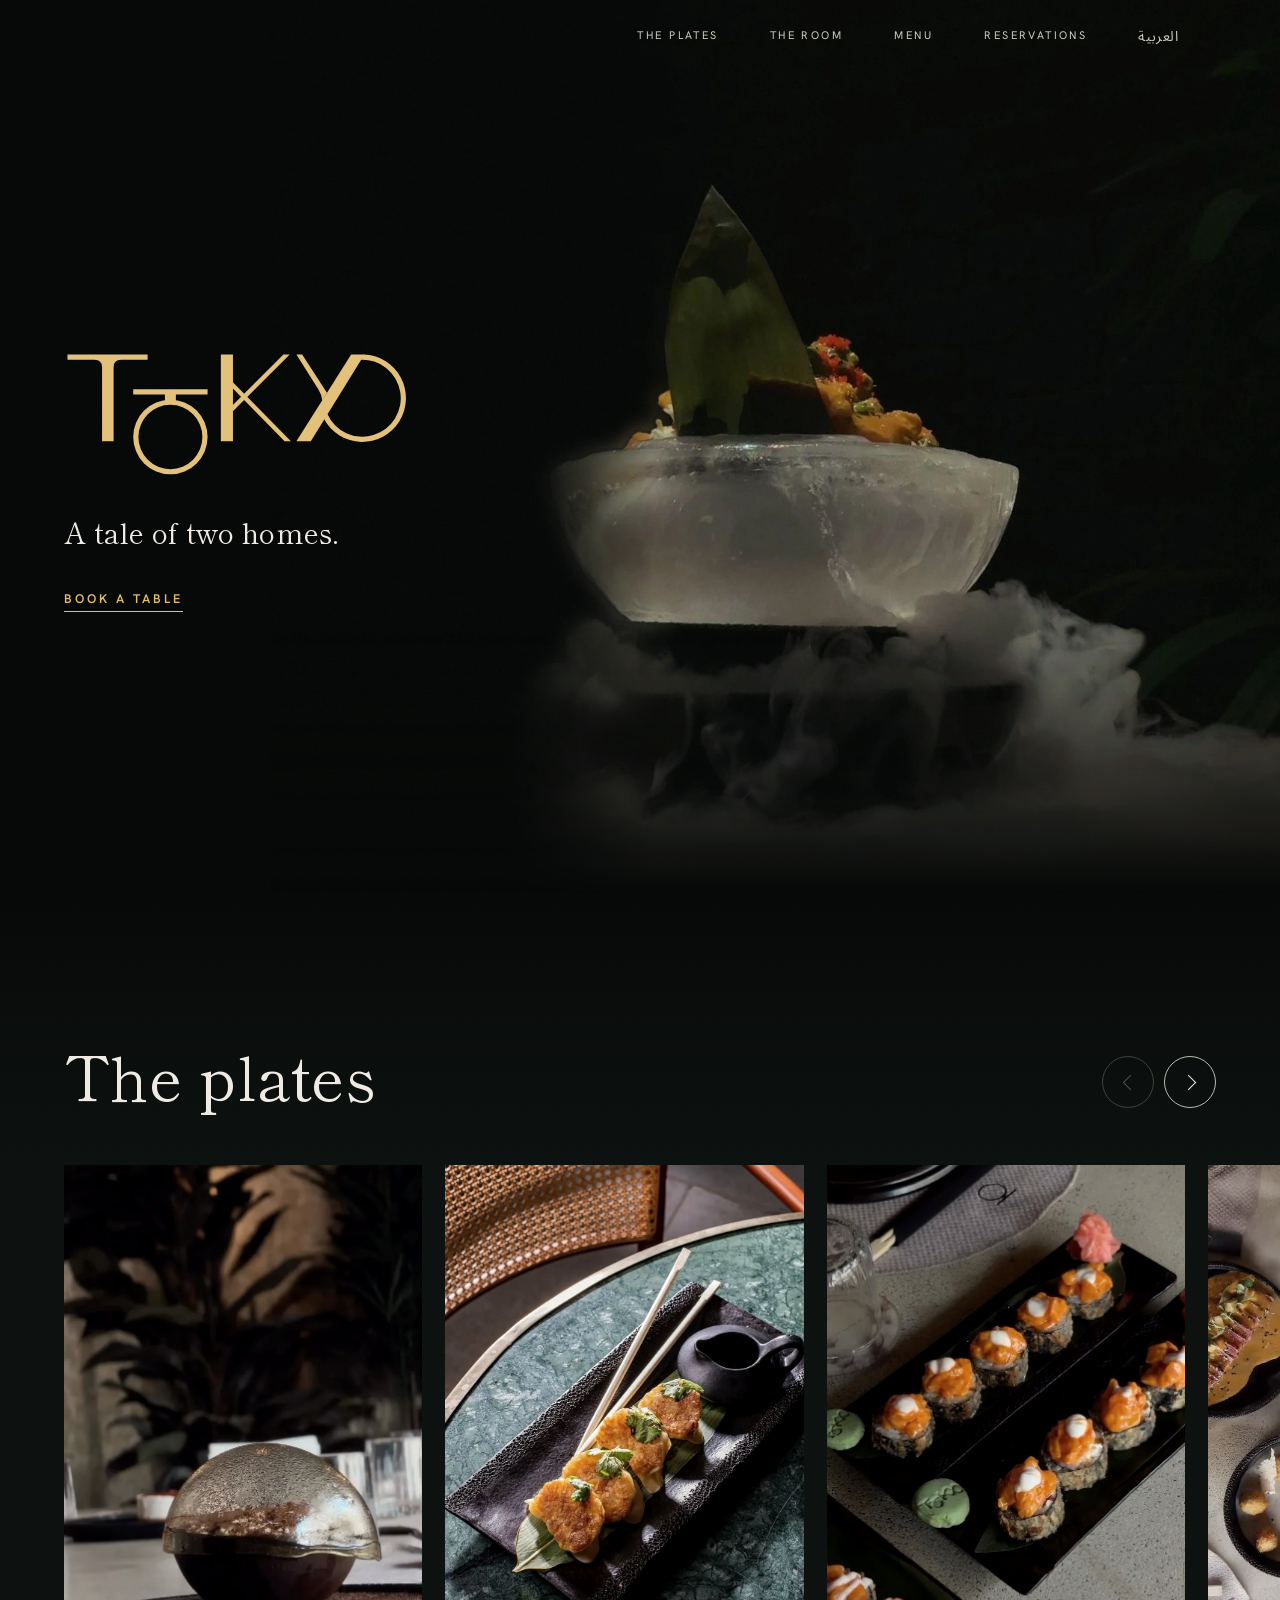
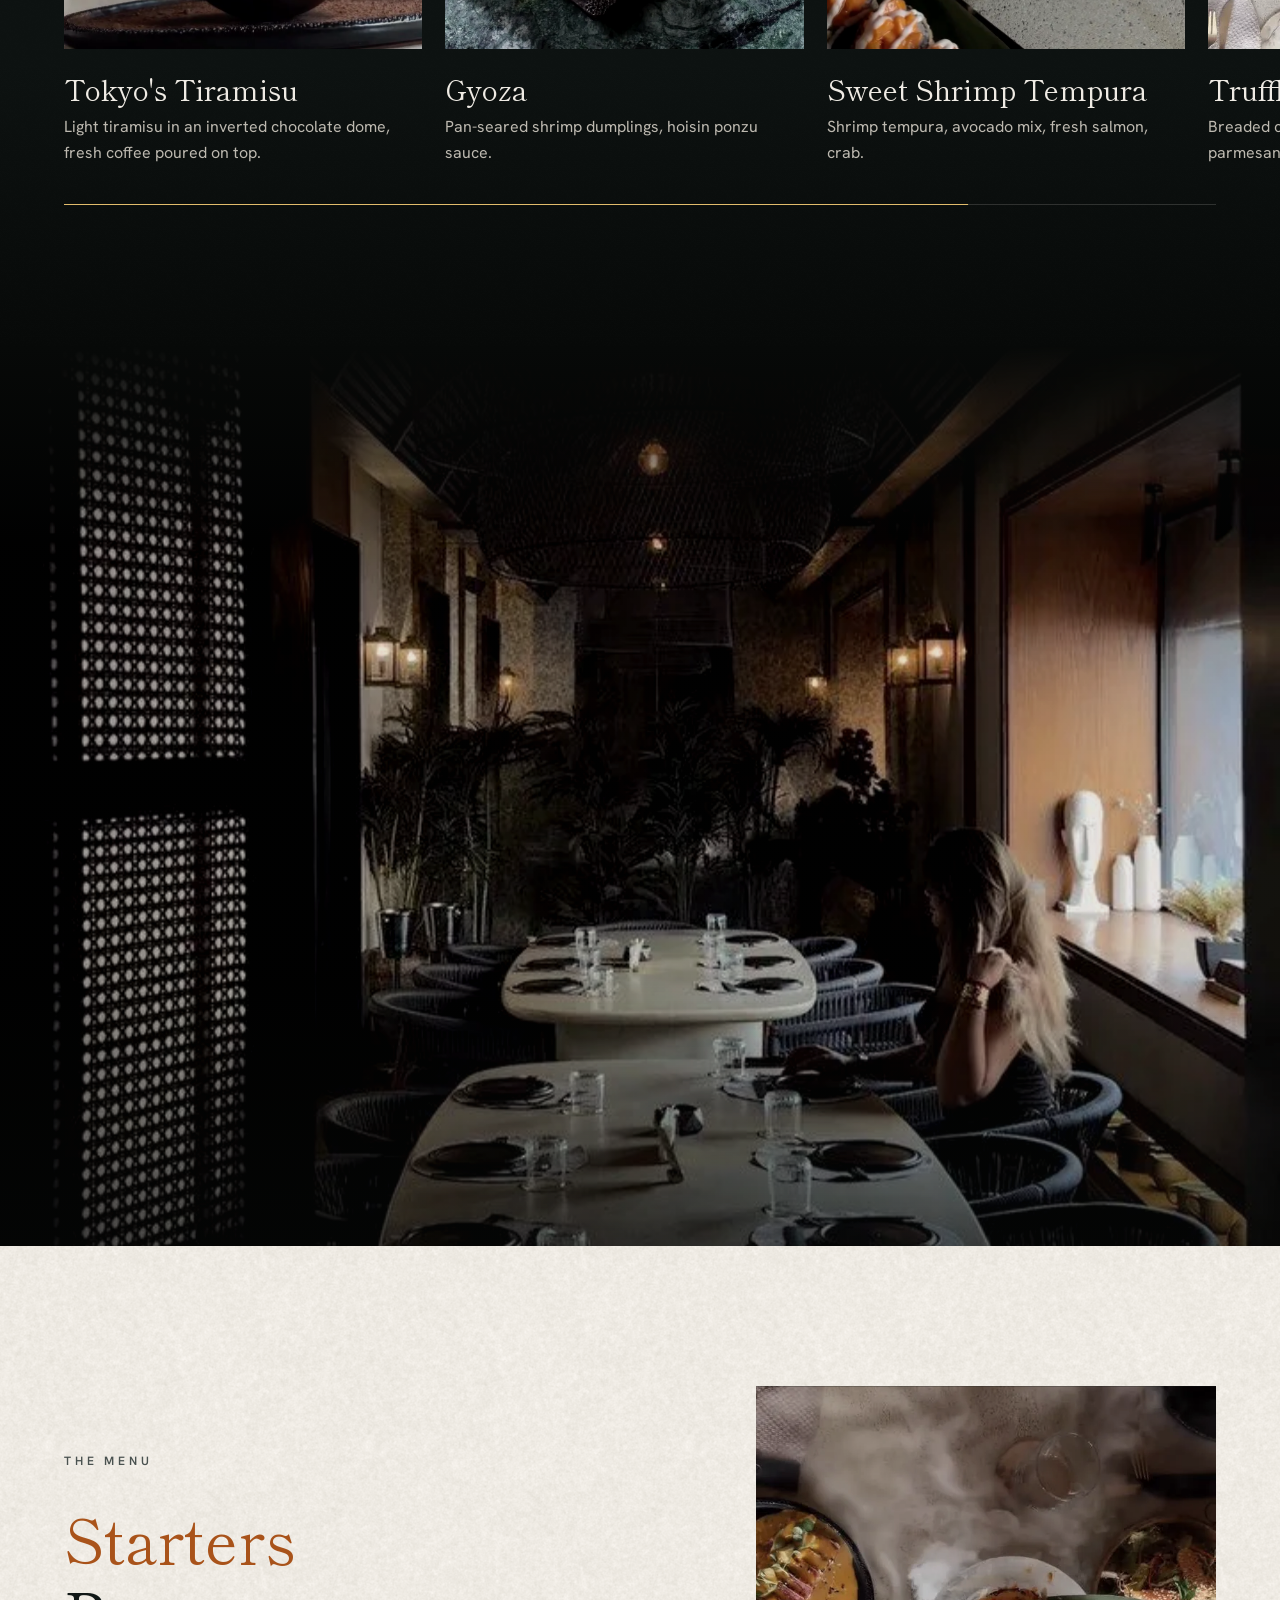
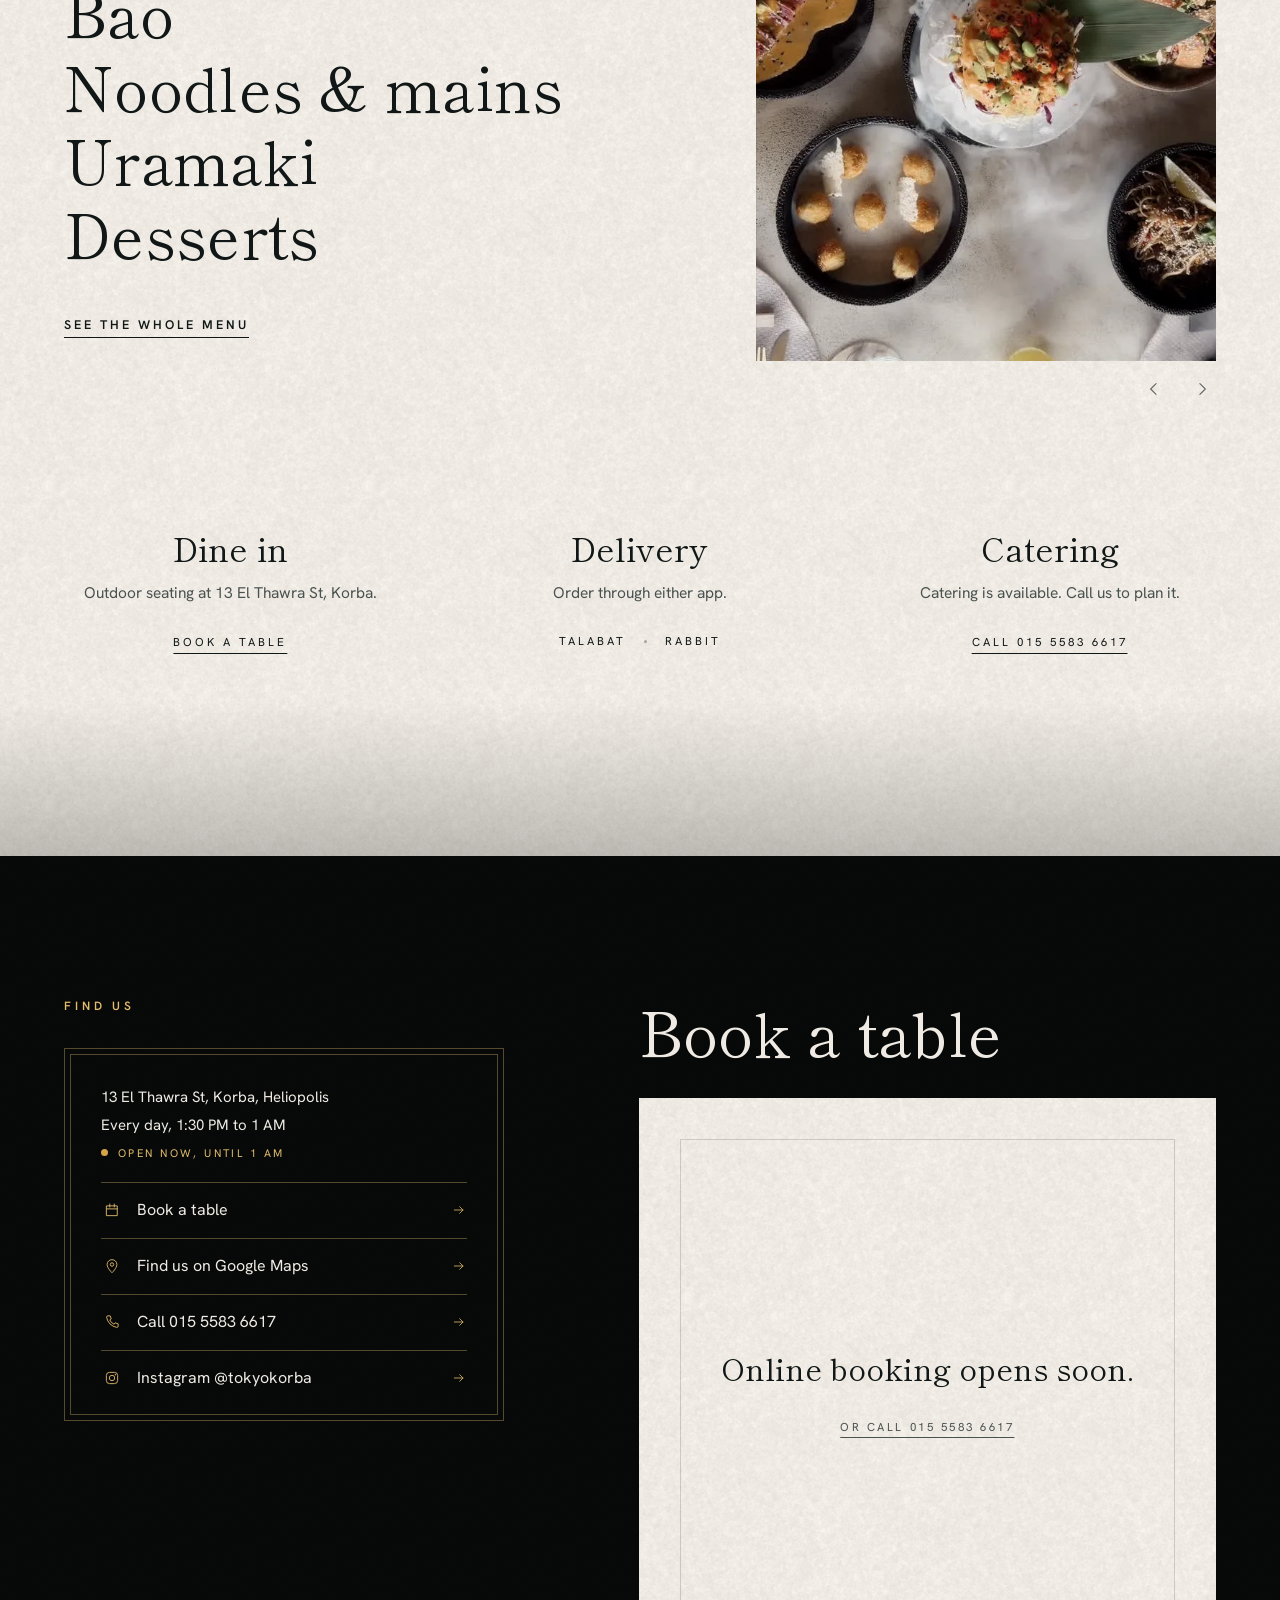
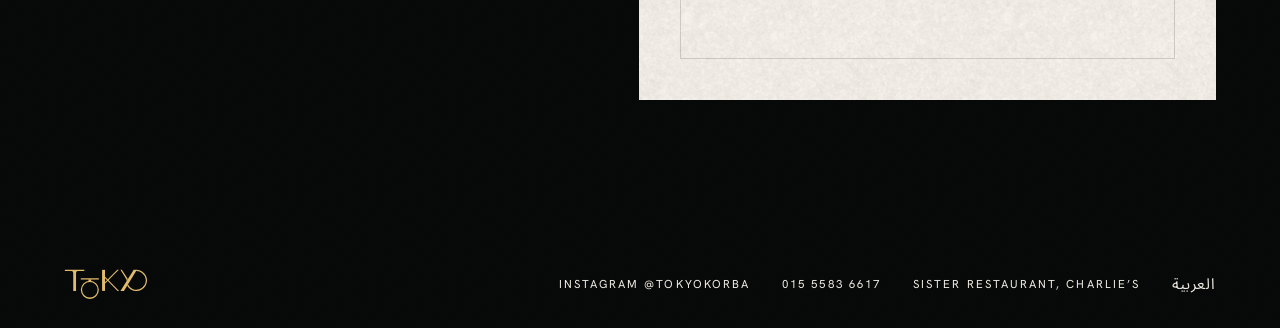
<file: index.html>
<!doctype html>
<html lang="en">
<head>
<meta charset="utf-8">
<meta name="viewport" content="width=device-width, initial-scale=1, minimum-scale=1">
<title>Tokyo | Modern Japanese fusion in Korba, Heliopolis</title>
<meta name="description" content="Tokyo, modern Japanese fusion on El Thawra Street in Korba, Heliopolis. The plates, the menu and table reservations. Open every day, 1:30 PM to 1 AM.">
<meta name="theme-color" content="#070908">
<meta property="og:type" content="website">
<meta property="og:title" content="Tokyo | Modern Japanese fusion in Korba, Heliopolis">
<meta property="og:description" content="Tokyo, modern Japanese fusion on El Thawra Street in Korba, Heliopolis. The plates, the menu and table reservations. Open every day, 1:30 PM to 1 AM.">
<meta property="og:image" content="https://ahmedfakhr1.github.io/tokyo-preview/img/og.jpg">
<link rel="icon" type="image/png" href="img/icon.png">
<link rel="apple-touch-icon" href="img/apple-touch-icon.png">
<link rel="preload" href="fonts/hanken-grotesk-605034.woff2" as="font" type="font/woff2" crossorigin>
<link rel="preload" href="fonts/shippori-mincho-aade70.woff2" as="font" type="font/woff2" crossorigin>
<link rel="preload" href="fonts/shippori-mincho-f158ff.woff2" as="font" type="font/woff2" crossorigin>
<link rel="preload" href="fonts/noto-sans-arabic-ar.woff2" as="font" type="font/woff2" crossorigin>
<link rel="preload" as="image" href="img/hero.webp" type="image/webp" fetchpriority="high">
<style>html.fl body{opacity:0}body{transition:opacity .25s ease}</style>
<script>(function(){var d=document.documentElement;d.classList.add("js","fl");var done=false;function go(){if(done)return;done=true;d.classList.remove("fl")}document.addEventListener("DOMContentLoaded",function(){if(!document.fonts||!document.fonts.load)return go();Promise.all([document.fonts.load('300 1em "Hanken Grotesk"'),document.fonts.load('600 1em "Hanken Grotesk"'),document.fonts.load('400 1em "Shippori Mincho"')]).then(go,go)});setTimeout(go,1200)})()</script>
<link rel="stylesheet" href="fonts.css?v=16">
<link rel="stylesheet" href="site.css?v=16">
<script src="app.js?v=16" defer></script>
</head>
<body data-open="810" data-close="60">
<a class="skip" href="#main">Skip to content</a>
<div class="js-sentinel" aria-hidden="true" style="position:absolute;top:0;left:0;width:1px;height:48px;pointer-events:none"></div>
<header class="hdr">
<a class="hdr__brand" href="index.html" aria-label="Tokyo, home"><img src="img/logo.svg" width="218" height="80" alt="Tokyo"></a>
<nav class="hdr__nav" aria-label="Main"><a href="#plates">The plates</a><a href="#room">The room</a><a href="menu.html">Menu</a><a href="#reservation">Reservations</a><button class="ar js-ar" type="button" lang="ar" aria-label="Arabic version">العربية</button></nav>
<a class="hdr__book" href="#reservation">Book</a>
<button class="hdr__burger" type="button" aria-label="Open menu" aria-expanded="false" aria-controls="drawer"><i></i><i></i></button>
</header>
<div class="drawer" id="drawer" role="dialog" aria-label="Menu" inert>
<button class="drawer__x" type="button" aria-label="Close menu"></button>
<a href="index.html">Home</a><a href="#plates">The plates</a><a href="#room">The room</a><a href="menu.html">Menu</a><a href="#reservation">Reservations</a>
<button class="ar js-ar" type="button" lang="ar" aria-label="Arabic version">العربية</button>
<div class="drawer__fine"><a href="https://www.instagram.com/tokyokorba/" target="_blank" rel="noopener">Instagram @tokyokorba</a><a href="tel:+201555836617">015 5583 6617</a></div>
</div>
<main id="main">
<section class="hero" aria-label="Tokyo">
<div class="hero__frame"><div class="hero__photo"><img class="hero__img" src="img/hero.webp" width="1540" height="1600" alt="A dish in an ice bowl with a leaf garnish, in a swirl of dry-ice smoke" fetchpriority="high"></div></div>
<div class="hero__copy">
<h1 class="hero__logo"><img src="img/logo.svg" width="600" height="221" alt="Tokyo, modern Japanese fusion in Korba, Heliopolis"></h1>
<p class="hero__line">A tale of two homes.</p>
<a class="link hero__book" href="#reservation">Book a table</a>
</div>
</section>

<section class="plates" id="plates" aria-labelledby="plates-h">
<div class="plates__head">
<div class="rv"><h2 class="title" id="plates-h">The plates</h2></div>
<div class="arrows"><button class="arrow arrow--prev" type="button" aria-label="Previous dishes" aria-controls="plates-track" aria-disabled="true"></button><button class="arrow arrow--next" type="button" aria-label="Next dishes" aria-controls="plates-track" aria-disabled="false"></button></div>
</div>
<ul class="plates__track js-track" id="plates-track" role="list" tabindex="0" aria-label="Dishes, scroll sideways"><li class="plate" style="--i:0"><div class="plate__img"><img src="img/plate-tiramisu.webp" width="720" height="973" alt="Tokyo&#x27;s tiramisu: a glass dome over a dark chocolate sphere, palms behind" loading="lazy" decoding="async"></div><h3 class="plate__n">Tokyo&#x27;s Tiramisu</h3><p class="plate__d">Light tiramisu in an inverted chocolate dome, fresh coffee poured on top.</p></li><li class="plate" style="--i:1"><div class="plate__img"><img src="img/plate-gyoza.webp" width="960" height="1297" alt="Pan-seared shrimp gyoza on a black slate plate over green marble" loading="lazy" decoding="async"></div><h3 class="plate__n">Gyoza</h3><p class="plate__d">Pan-seared shrimp dumplings, hoisin ponzu sauce.</p></li><li class="plate" style="--i:2"><div class="plate__img"><img src="img/plate-rolls.webp" width="720" height="973" alt="Rolls topped with spicy salmon, on long black plates" loading="lazy" decoding="async"></div><h3 class="plate__n">Sweet Shrimp Tempura</h3><p class="plate__d">Shrimp tempura, avocado mix, fresh salmon, crab.</p></li><li class="plate" style="--i:3"><div class="plate__img"><img src="img/plate-table.webp" width="640" height="865" alt="A table seen from above in drifting dry-ice smoke, with a plate of golden cheese balls among the other dishes" loading="lazy" decoding="async"></div><h3 class="plate__n">Truffle Cheese Balls</h3><p class="plate__d">Breaded cheese balls, truffle sauce, crispy parmesan flakes.</p></li></ul>
<div class="plates__progress" aria-hidden="true"><i></i></div>
</section>

<section class="room" id="room" aria-labelledby="room-h">
<h2 class="sr" id="room-h">The room</h2>
<img src="img/room.webp" width="720" height="1280" alt="The Tokyo dining room: a long table under a dark timber ceiling, with a black lattice screen to one side" loading="lazy" decoding="async">
<div class="room__tint"></div>
</section>

<div class="paper sec-paper">
<div class="wrap">
<section class="mindex" aria-labelledby="mi-h">
<div class="mindex__l rv">
<h2 class="label" id="mi-h">The menu</h2>
<ul class="mindex__list js-index"><li><a href="menu.html#starters">Starters</a></li><li><a href="menu.html#bao">Bao</a></li><li><a href="menu.html#noodles">Noodles &amp; mains</a></li><li><a href="menu.html#uramaki">Uramaki</a></li><li><a href="menu.html#desserts">Desserts</a></li></ul>
<a class="link mindex__more" href="menu.html">See the whole menu</a>
</div>
<div class="mindex__photo"><img src="img/idx-starters.webp" width="640" height="800" alt="" loading="lazy" decoding="async" class="is-on"><img src="img/idx-bao.webp" width="860" height="1075" alt="" loading="lazy" decoding="async"><img src="img/idx-noodles.webp" width="720" height="900" alt="" loading="lazy" decoding="async"><img src="img/idx-uramaki.webp" width="720" height="900" alt="" loading="lazy" decoding="async"><img src="img/idx-desserts.webp" width="720" height="900" alt="" loading="lazy" decoding="async"><button class="mindex__arrow mindex__arrow--prev js-idx-prev" type="button" aria-label="Previous menu section"><svg viewBox="0 0 24 24" width="22" height="22" aria-hidden="true"><path d="M14.5 5.5 8 12l6.5 6.5" fill="none" stroke="currentColor" stroke-width="1.3" stroke-linecap="round" stroke-linejoin="round"/></svg></button><button class="mindex__arrow mindex__arrow--next js-idx-next" type="button" aria-label="Next menu section"><svg viewBox="0 0 24 24" width="22" height="22" aria-hidden="true"><path d="M9.5 5.5 16 12l-6.5 6.5" fill="none" stroke="currentColor" stroke-width="1.3" stroke-linecap="round" stroke-linejoin="round"/></svg></button></div>
</section>

<section class="ways" aria-labelledby="ways-h">
<h2 class="sr" id="ways-h">Dine in, delivery and catering</h2>
<div class="way rv"><h3>Dine in</h3><p>Outdoor seating at 13 El Thawra St, Korba.</p><a class="link" href="#reservation">Book a table</a></div>
<div class="way rv" style="--d:.12s"><h3>Delivery</h3><p>Order through either app.</p><p class="way__apps"><a class="link js-app" data-href="" href="#">Talabat</a><span class="way__dot" aria-hidden="true"></span><a class="link js-app" data-href="" href="#">Rabbit</a></p></div>
<div class="way rv" style="--d:.24s"><h3>Catering</h3><p>Catering is available. Call us to plan it.</p><a class="link" href="tel:+201555836617">Call 015 5583 6617</a></div>
</section>
</div>
</div>

<section class="book" aria-label="Find us and book a table">
<div class="wrap book__in">
<div class="find rv">
<h2 class="label label--gold">Find us</h2>
<div class="cc rv"><div class="cc__in"><p class="cc__meta">13 El Thawra St, Korba, Heliopolis</p><p class="cc__meta">Every day, 1:30 PM to 1 AM</p><p class="status js-status" data-open-text="Open now, until 1 AM" data-closed-text="Closed now, opens at 1:30 PM"></p><div class="cc__rows"><a class="cc__row" href="#reservation"><span class="cc__ic"><svg viewBox="0 0 24 24" width="18" height="18" aria-hidden="true"><path d="M5 6.5h14v13H5zM5 10.5h14M9 4v4M15 4v4" fill="none" stroke="currentColor" stroke-width="1.2" stroke-linejoin="round" stroke-linecap="round"/></svg></span><span class="cc__t">Book a table</span><svg class="cc__arr" viewBox="0 0 24 24" width="16" height="16" aria-hidden="true"><path d="M5 12h13M13 7l5 5-5 5" fill="none" stroke="currentColor" stroke-width="1.2" stroke-linecap="round" stroke-linejoin="round"/></svg></a><a class="cc__row" href="https://www.google.com/maps/search/?api=1&query=Tokyo+Restaurant+13+El+Thawra+St+Korba+Heliopolis" target="_blank" rel="noopener"><span class="cc__ic"><svg viewBox="0 0 24 24" width="18" height="18" aria-hidden="true"><path d="M12 21s-6.5-6.1-6.5-11a6.5 6.5 0 0 1 13 0c0 4.9-6.5 11-6.5 11z" fill="none" stroke="currentColor" stroke-width="1.2" stroke-linejoin="round"/><circle cx="12" cy="10" r="2.3" fill="none" stroke="currentColor" stroke-width="1.2"/></svg></span><span class="cc__t">Find us on Google Maps</span><svg class="cc__arr" viewBox="0 0 24 24" width="16" height="16" aria-hidden="true"><path d="M5 12h13M13 7l5 5-5 5" fill="none" stroke="currentColor" stroke-width="1.2" stroke-linecap="round" stroke-linejoin="round"/></svg></a><a class="cc__row" href="tel:+201555836617"><span class="cc__ic"><svg viewBox="0 0 24 24" width="18" height="18" aria-hidden="true"><path d="M6.6 3.8h3l1.4 4-2 1.4a11 11 0 0 0 5.8 5.8l1.4-2 4 1.4v3a1.8 1.8 0 0 1-1.9 1.8A16.4 16.4 0 0 1 4.8 5.7a1.8 1.8 0 0 1 1.8-1.9z" fill="none" stroke="currentColor" stroke-width="1.2" stroke-linejoin="round"/></svg></span><span class="cc__t">Call 015 5583 6617</span><svg class="cc__arr" viewBox="0 0 24 24" width="16" height="16" aria-hidden="true"><path d="M5 12h13M13 7l5 5-5 5" fill="none" stroke="currentColor" stroke-width="1.2" stroke-linecap="round" stroke-linejoin="round"/></svg></a><a class="cc__row" href="https://www.instagram.com/tokyokorba/" target="_blank" rel="noopener"><span class="cc__ic"><svg viewBox="0 0 24 24" width="18" height="18" aria-hidden="true"><rect x="4.5" y="4.5" width="15" height="15" rx="4.2" fill="none" stroke="currentColor" stroke-width="1.2"/><circle cx="12" cy="12" r="3.6" fill="none" stroke="currentColor" stroke-width="1.2"/><circle cx="16.4" cy="7.6" r=".9" fill="currentColor"/></svg></span><span class="cc__t">Instagram @tokyokorba</span><svg class="cc__arr" viewBox="0 0 24 24" width="16" height="16" aria-hidden="true"><path d="M5 12h13M13 7l5 5-5 5" fill="none" stroke="currentColor" stroke-width="1.2" stroke-linecap="round" stroke-linejoin="round"/></svg></a></div></div></div>
</div>
<div class="bookcol" id="reservation">
<h2 class="title rv">Book a table</h2>
<div class="resv paper" data-resv>
<div class="resv__embed" data-resv-embed>
<!-- Reservation form: the form's embed snippet can be pasted here. -->
</div>
<div class="resv__soon">
<p class="resv__soon-t">Online booking opens soon.</p>
<a class="resv__call" href="tel:+201555836617">Or call 015 5583 6617</a>
</div>
</div>
<p class="resv__alt"><a href="tel:+201555836617">Call 015 5583 6617</a></p>
</div>
</div>
</section>

<div class="pv" id="pv" role="dialog" aria-modal="true" aria-label="Photo" hidden>
<button class="pv__x" type="button" aria-label="Close photo"><svg viewBox="0 0 24 24" width="22" height="22" aria-hidden="true"><path d="M6 6l12 12M18 6 6 18" fill="none" stroke="currentColor" stroke-width="1.2" stroke-linecap="round"/></svg></button>
<button class="pv__nav pv__nav--p" type="button" aria-label="Previous photo"><svg viewBox="0 0 24 24" width="22" height="22" aria-hidden="true"><path d="M14.5 5.5 8 12l6.5 6.5" fill="none" stroke="currentColor" stroke-width="1.2" stroke-linecap="round" stroke-linejoin="round"/></svg></button>
<figure class="pv__fig"><figcaption class="pv__cap"></figcaption></figure>
<button class="pv__nav pv__nav--n" type="button" aria-label="Next photo"><svg viewBox="0 0 24 24" width="22" height="22" aria-hidden="true"><path d="M9.5 5.5 16 12l-6.5 6.5" fill="none" stroke="currentColor" stroke-width="1.2" stroke-linecap="round" stroke-linejoin="round"/></svg></button>
</div>
</main>
<footer class="ftr">
<div class="ftr__in">
<a class="ftr__brand" href="index.html" aria-label="Tokyo, home"><img src="img/logo.svg" width="218" height="80" alt="Tokyo" loading="lazy"></a>
<div class="ftr__m">
<a href="https://www.instagram.com/tokyokorba/" target="_blank" rel="noopener">Instagram @tokyokorba</a>
<a href="tel:+201555836617">015 5583 6617</a>
<a href="https://ahmedfakhr1.github.io/charlies-preview/" target="_blank" rel="noopener">Sister restaurant, Charlie&rsquo;s</a>
<button class="ar js-ar" type="button" lang="ar" aria-label="Arabic version">العربية</button>
</div>
</div>
</footer>
<div class="toast" role="status" aria-live="polite">Arabic version coming soon.</div>
</body>
</html>
</file>
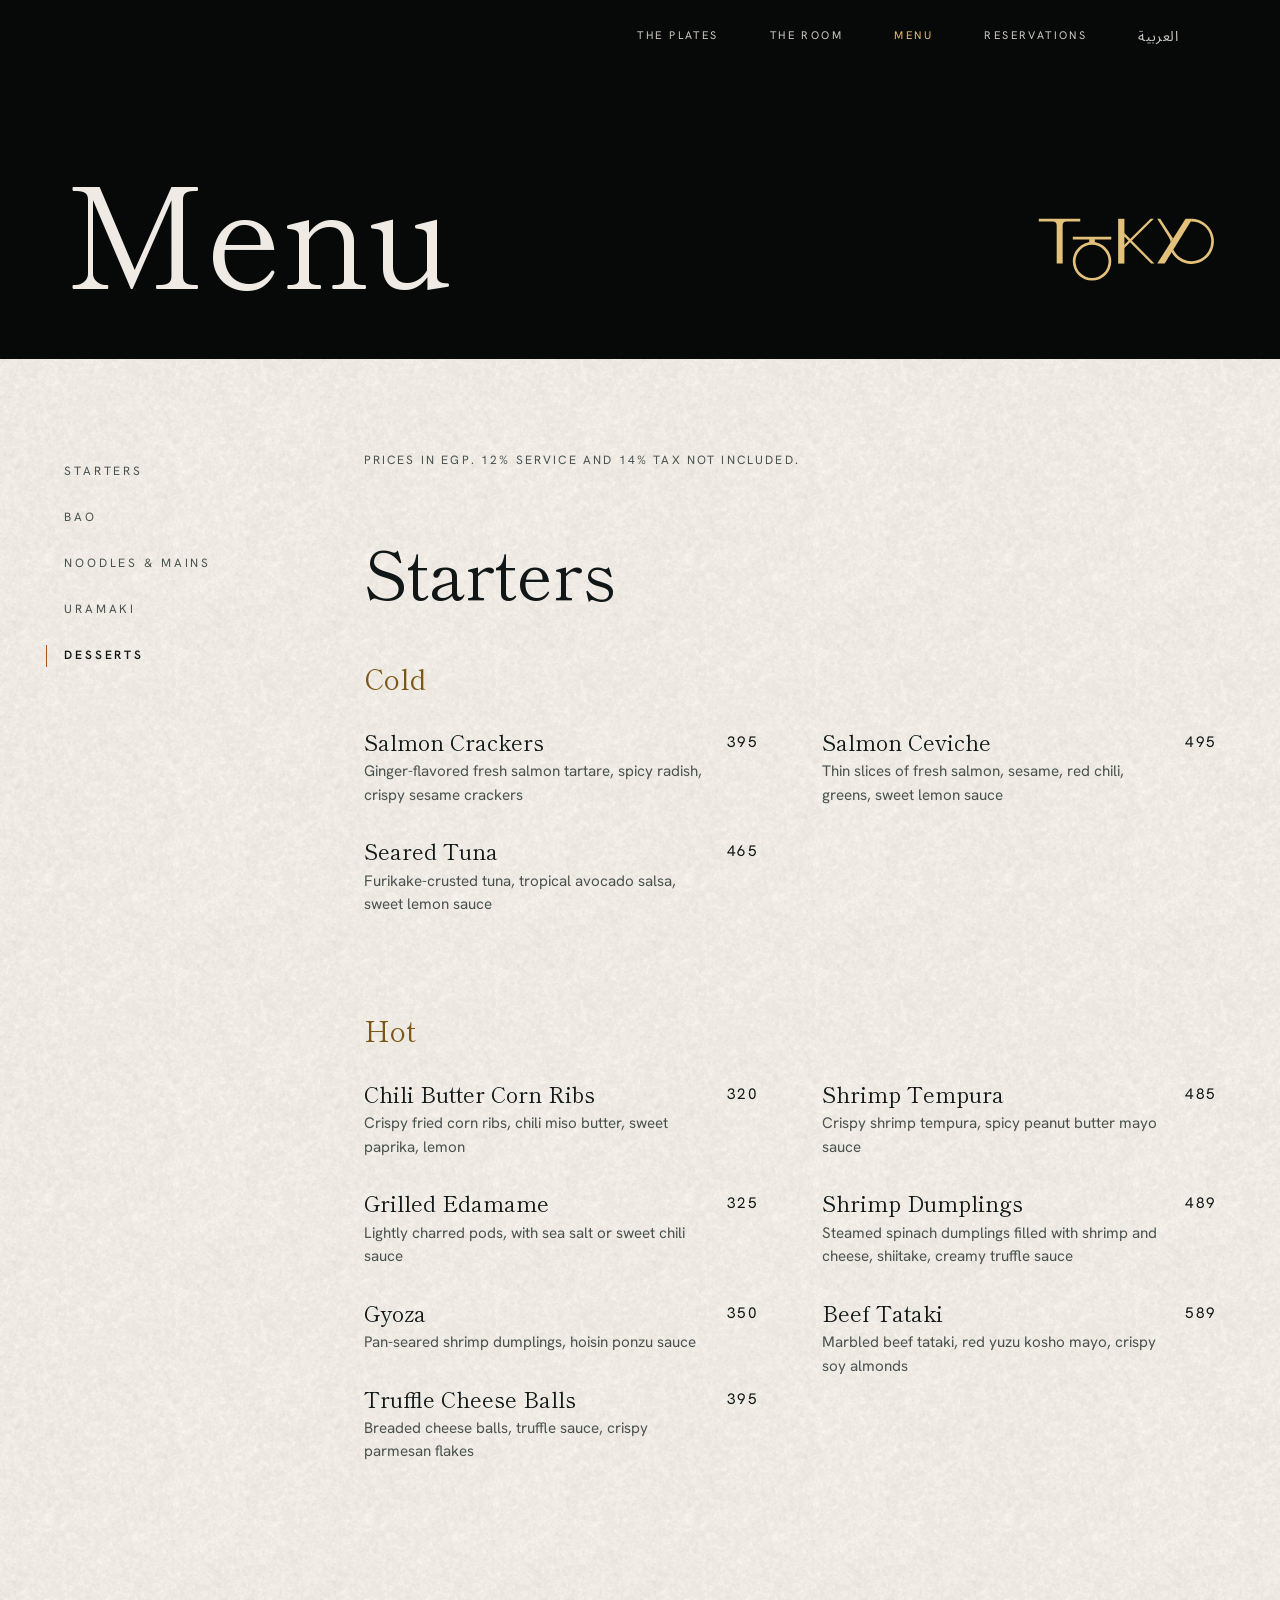
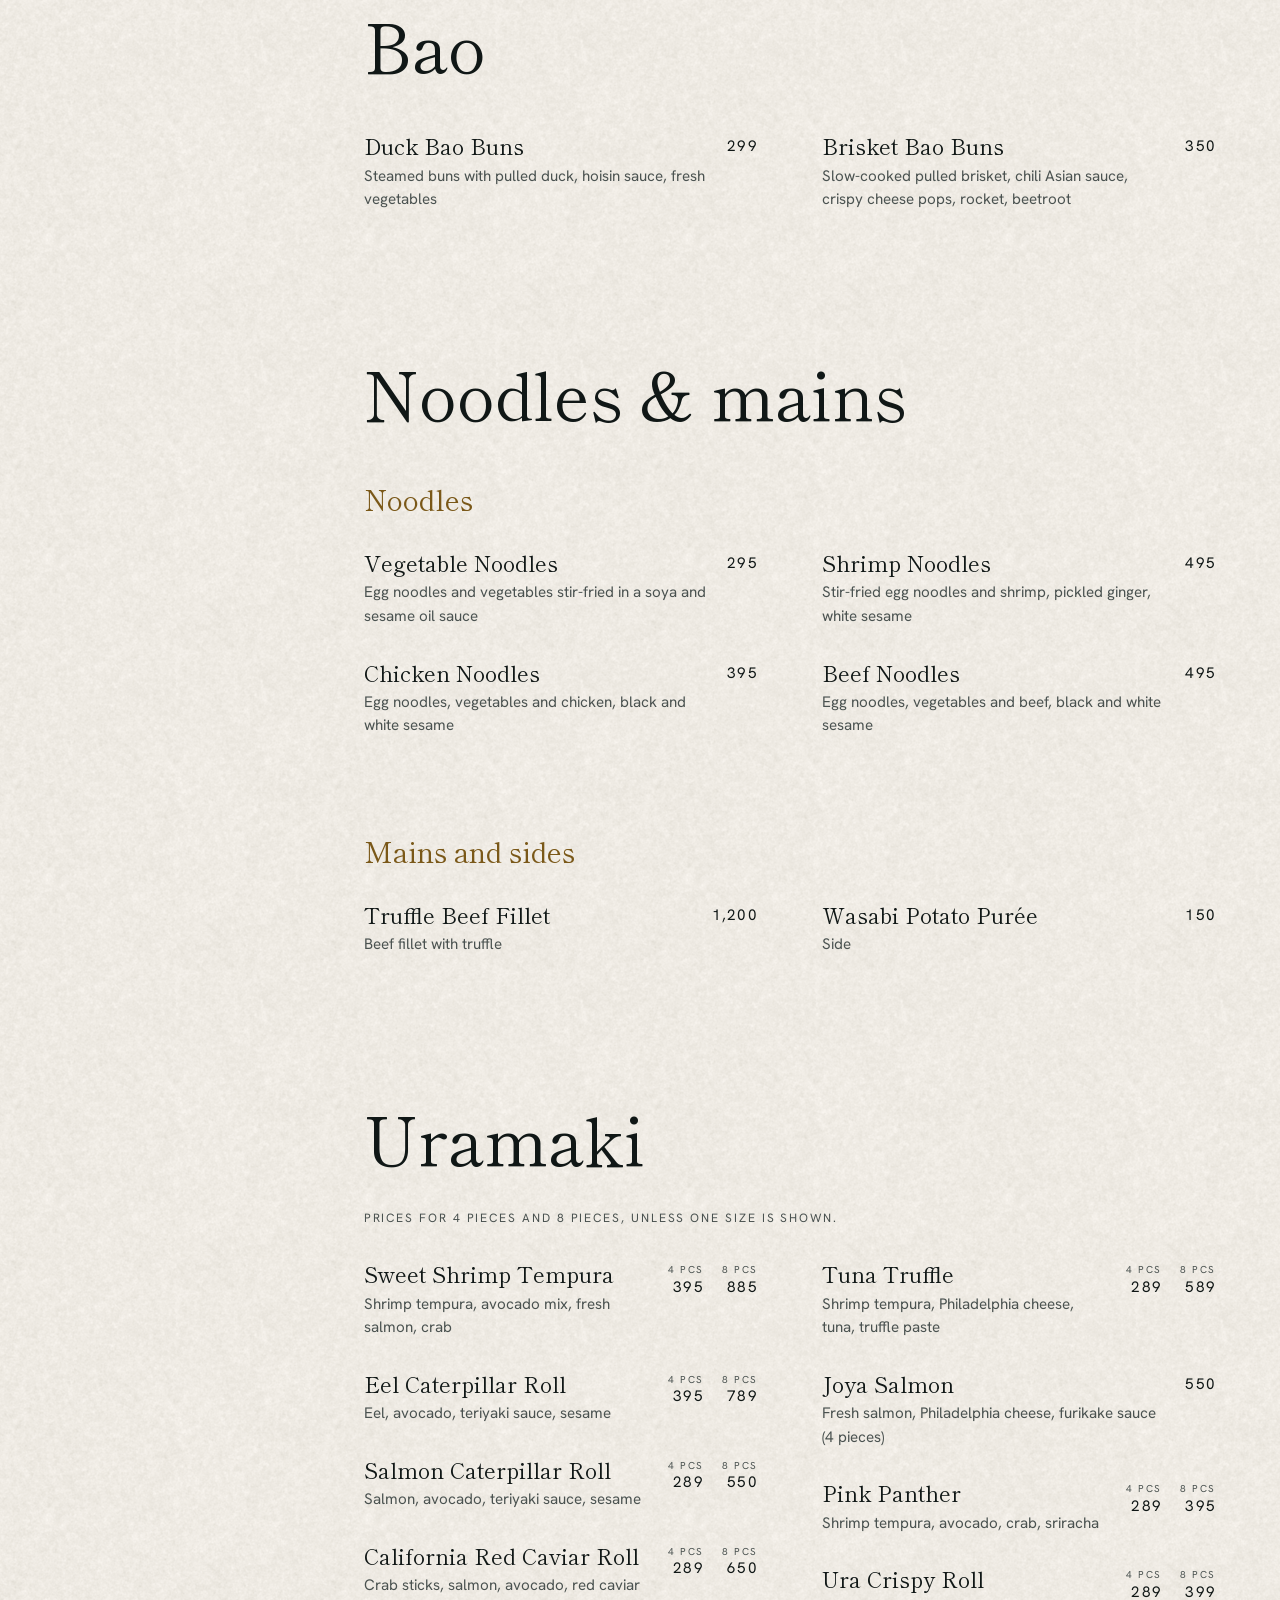
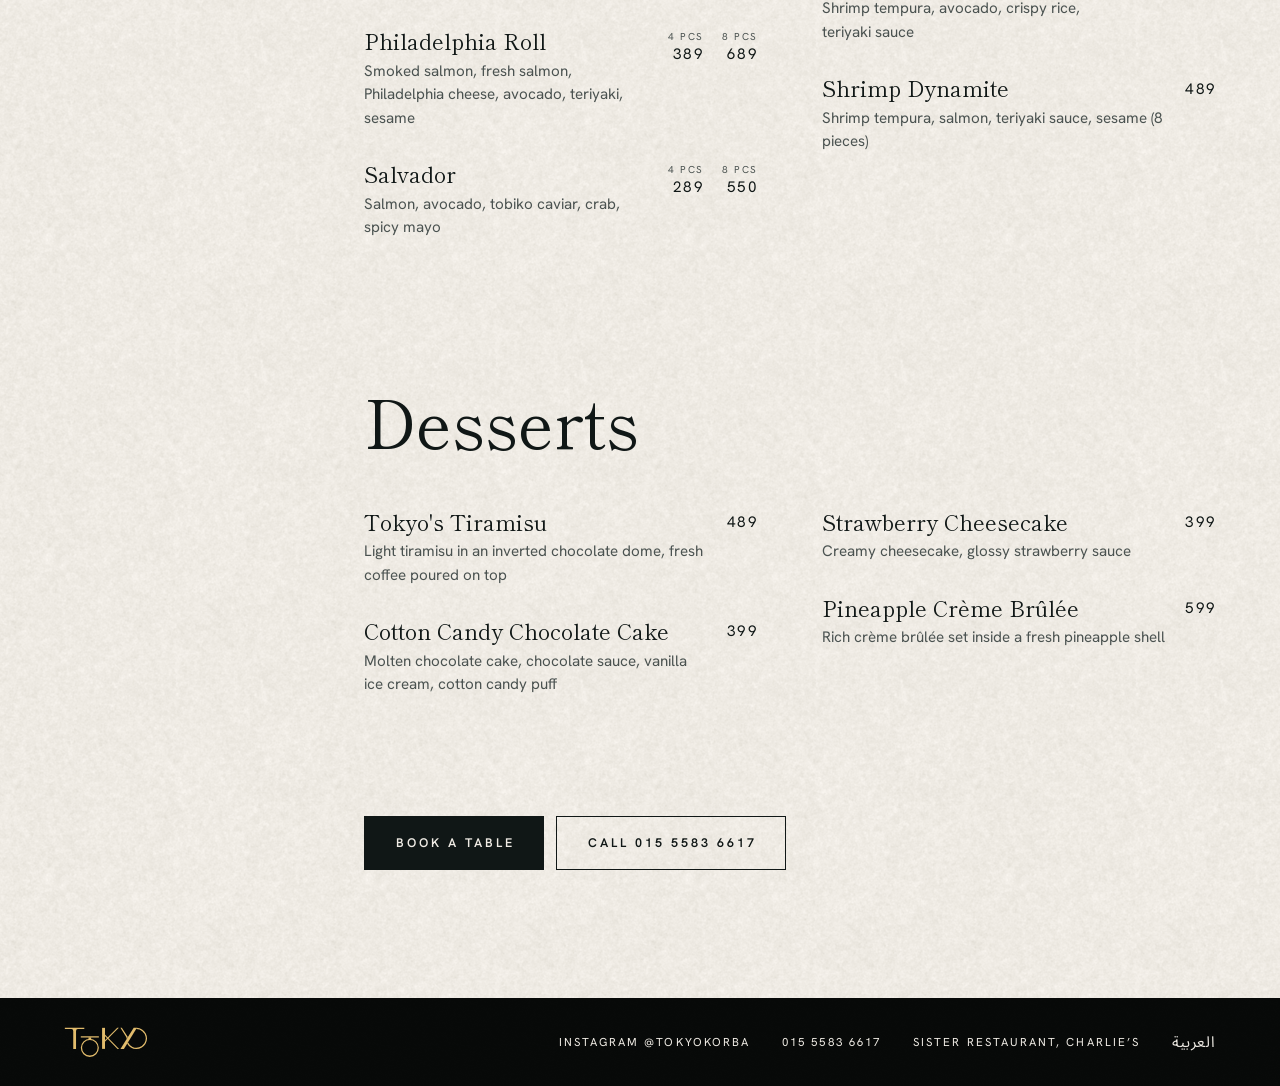
<file: menu.html>
<!doctype html>
<html lang="en">
<head>
<meta charset="utf-8">
<meta name="viewport" content="width=device-width, initial-scale=1, minimum-scale=1">
<title>Menu | Tokyo</title>
<meta name="description" content="The menu at Tokyo, Korba: starters, bao, noodles, uramaki and desserts, with prices in EGP.">
<meta name="theme-color" content="#070908">
<meta property="og:type" content="website">
<meta property="og:title" content="Menu | Tokyo">
<meta property="og:description" content="The menu at Tokyo, Korba: starters, bao, noodles, uramaki and desserts, with prices in EGP.">
<meta property="og:image" content="https://ahmedfakhr1.github.io/tokyo-preview/img/og.jpg">
<link rel="icon" type="image/png" href="img/icon.png">
<link rel="apple-touch-icon" href="img/apple-touch-icon.png">
<link rel="preload" href="fonts/hanken-grotesk-605034.woff2" as="font" type="font/woff2" crossorigin>
<link rel="preload" href="fonts/shippori-mincho-aade70.woff2" as="font" type="font/woff2" crossorigin>
<link rel="preload" href="fonts/shippori-mincho-f158ff.woff2" as="font" type="font/woff2" crossorigin>
<link rel="preload" href="fonts/noto-sans-arabic-ar.woff2" as="font" type="font/woff2" crossorigin>
<style>html.fl body{opacity:0}body{transition:opacity .25s ease}</style>
<script>(function(){var d=document.documentElement;d.classList.add("js","fl");var done=false;function go(){if(done)return;done=true;d.classList.remove("fl")}document.addEventListener("DOMContentLoaded",function(){if(!document.fonts||!document.fonts.load)return go();Promise.all([document.fonts.load('300 1em "Hanken Grotesk"'),document.fonts.load('600 1em "Hanken Grotesk"'),document.fonts.load('400 1em "Shippori Mincho"')]).then(go,go)});setTimeout(go,1200)})()</script>
<link rel="stylesheet" href="fonts.css?v=16">
<link rel="stylesheet" href="site.css?v=16">
<script src="app.js?v=16" defer></script>
</head>
<body data-open="810" data-close="60">
<a class="skip" href="#main">Skip to content</a>
<div class="js-sentinel" aria-hidden="true" style="position:absolute;top:0;left:0;width:1px;height:48px;pointer-events:none"></div>
<header class="hdr">
<a class="hdr__brand" href="index.html" aria-label="Tokyo, home"><img src="img/logo.svg" width="218" height="80" alt="Tokyo"></a>
<nav class="hdr__nav" aria-label="Main"><a href="index.html#plates">The plates</a><a href="index.html#room">The room</a><a href="menu.html" aria-current="page">Menu</a><a href="reserve.html#reservation">Reservations</a><button class="ar js-ar" type="button" lang="ar" aria-label="Arabic version">العربية</button></nav>
<a class="hdr__book" href="reserve.html#reservation">Book</a>
<button class="hdr__burger" type="button" aria-label="Open menu" aria-expanded="false" aria-controls="drawer"><i></i><i></i></button>
</header>
<div class="drawer" id="drawer" role="dialog" aria-label="Menu" inert>
<button class="drawer__x" type="button" aria-label="Close menu"></button>
<a href="index.html">Home</a><a href="index.html#plates">The plates</a><a href="index.html#room">The room</a><a href="menu.html" aria-current="page">Menu</a><a href="reserve.html#reservation">Reservations</a>
<button class="ar js-ar" type="button" lang="ar" aria-label="Arabic version">العربية</button>
<div class="drawer__fine"><a href="https://www.instagram.com/tokyokorba/" target="_blank" rel="noopener">Instagram @tokyokorba</a><a href="tel:+201555836617">015 5583 6617</a></div>
</div>
<main id="main">
<section class="mtitle">
<div class="wrap mtitle__in"><h1>Menu</h1><img class="mtitle__mark" src="img/logo.svg" width="600" height="221" alt="Tokyo"></div>
</section>

<div class="paper mbody">
<div class="wrap mbody__in">
<nav class="mnav" aria-label="Menu sections"><a href="#starters">Starters</a><a href="#bao">Bao</a><a href="#noodles">Noodles &amp; mains</a><a href="#uramaki">Uramaki</a><a href="#desserts">Desserts</a><i class="mnav__mark" aria-hidden="true"></i></nav>
<div class="mcol">
<p class="mnote rv">Prices in EGP. 12% service and 14% tax not included.</p>
<section class="msec" id="starters" aria-labelledby="h-starters"><h2 id="h-starters" class="rv">Starters</h2><div class="mgroup"><h3 class="mgroup__t rv">Cold</h3><ul class="mlist"><li class="mi"><span class="mi__n">Salmon Crackers</span><span class="mi__p">395</span><span class="mi__d">Ginger-flavored fresh salmon tartare, spicy radish, crispy sesame crackers</span></li><li class="mi"><span class="mi__n">Seared Tuna</span><span class="mi__p">465</span><span class="mi__d">Furikake-crusted tuna, tropical avocado salsa, sweet lemon sauce</span></li><li class="mi"><span class="mi__n">Salmon Ceviche</span><span class="mi__p">495</span><span class="mi__d">Thin slices of fresh salmon, sesame, red chili, greens, sweet lemon sauce</span></li></ul></div><div class="mgroup"><h3 class="mgroup__t rv">Hot</h3><ul class="mlist"><li class="mi"><span class="mi__n">Chili Butter Corn Ribs</span><span class="mi__p">320</span><span class="mi__d">Crispy fried corn ribs, chili miso butter, sweet paprika, lemon</span></li><li class="mi"><span class="mi__n">Grilled Edamame</span><span class="mi__p">325</span><span class="mi__d">Lightly charred pods, with sea salt or sweet chili sauce</span></li><li class="mi"><span class="mi__n">Gyoza</span><span class="mi__p">350</span><span class="mi__d">Pan-seared shrimp dumplings, hoisin ponzu sauce</span></li><li class="mi"><span class="mi__n">Truffle Cheese Balls</span><span class="mi__p">395</span><span class="mi__d">Breaded cheese balls, truffle sauce, crispy parmesan flakes</span></li><li class="mi"><span class="mi__n">Shrimp Tempura</span><span class="mi__p">485</span><span class="mi__d">Crispy shrimp tempura, spicy peanut butter mayo sauce</span></li><li class="mi"><span class="mi__n">Shrimp Dumplings</span><span class="mi__p">489</span><span class="mi__d">Steamed spinach dumplings filled with shrimp and cheese, shiitake, creamy truffle sauce</span></li><li class="mi"><span class="mi__n">Beef Tataki</span><span class="mi__p">589</span><span class="mi__d">Marbled beef tataki, red yuzu kosho mayo, crispy soy almonds</span></li></ul></div></section><section class="msec" id="bao" aria-labelledby="h-bao"><h2 id="h-bao" class="rv">Bao</h2><ul class="mlist"><li class="mi"><span class="mi__n">Duck Bao Buns</span><span class="mi__p">299</span><span class="mi__d">Steamed buns with pulled duck, hoisin sauce, fresh vegetables</span></li><li class="mi"><span class="mi__n">Brisket Bao Buns</span><span class="mi__p">350</span><span class="mi__d">Slow-cooked pulled brisket, chili Asian sauce, crispy cheese pops, rocket, beetroot</span></li></ul></section><section class="msec" id="noodles" aria-labelledby="h-noodles"><h2 id="h-noodles" class="rv">Noodles &amp; mains</h2><div class="mgroup"><h3 class="mgroup__t rv">Noodles</h3><ul class="mlist"><li class="mi"><span class="mi__n">Vegetable Noodles</span><span class="mi__p">295</span><span class="mi__d">Egg noodles and vegetables stir-fried in a soya and sesame oil sauce</span></li><li class="mi"><span class="mi__n">Chicken Noodles</span><span class="mi__p">395</span><span class="mi__d">Egg noodles, vegetables and chicken, black and white sesame</span></li><li class="mi"><span class="mi__n">Shrimp Noodles</span><span class="mi__p">495</span><span class="mi__d">Stir-fried egg noodles and shrimp, pickled ginger, white sesame</span></li><li class="mi"><span class="mi__n">Beef Noodles</span><span class="mi__p">495</span><span class="mi__d">Egg noodles, vegetables and beef, black and white sesame</span></li></ul></div><div class="mgroup"><h3 class="mgroup__t rv">Mains and sides</h3><ul class="mlist"><li class="mi"><span class="mi__n">Truffle Beef Fillet</span><span class="mi__p">1,200</span><span class="mi__d">Beef fillet with truffle</span></li><li class="mi"><span class="mi__n">Wasabi Potato Purée</span><span class="mi__p">150</span><span class="mi__d">Side</span></li></ul></div></section><section class="msec" id="uramaki" aria-labelledby="h-uramaki"><h2 id="h-uramaki" class="rv">Uramaki</h2><p class="msec__n">Prices for 4 pieces and 8 pieces, unless one size is shown.</p><ul class="mlist"><li class="mi"><span class="mi__n">Sweet Shrimp Tempura</span><span class="mi__p mi__p--two"><span><small>4 pcs</small>395</span><span><small>8 pcs</small>885</span></span><span class="mi__d">Shrimp tempura, avocado mix, fresh salmon, crab</span></li><li class="mi"><span class="mi__n">Eel Caterpillar Roll</span><span class="mi__p mi__p--two"><span><small>4 pcs</small>395</span><span><small>8 pcs</small>789</span></span><span class="mi__d">Eel, avocado, teriyaki sauce, sesame</span></li><li class="mi"><span class="mi__n">Salmon Caterpillar Roll</span><span class="mi__p mi__p--two"><span><small>4 pcs</small>289</span><span><small>8 pcs</small>550</span></span><span class="mi__d">Salmon, avocado, teriyaki sauce, sesame</span></li><li class="mi"><span class="mi__n">California Red Caviar Roll</span><span class="mi__p mi__p--two"><span><small>4 pcs</small>289</span><span><small>8 pcs</small>650</span></span><span class="mi__d">Crab sticks, salmon, avocado, red caviar</span></li><li class="mi"><span class="mi__n">Philadelphia Roll</span><span class="mi__p mi__p--two"><span><small>4 pcs</small>389</span><span><small>8 pcs</small>689</span></span><span class="mi__d">Smoked salmon, fresh salmon, Philadelphia cheese, avocado, teriyaki, sesame</span></li><li class="mi"><span class="mi__n">Salvador</span><span class="mi__p mi__p--two"><span><small>4 pcs</small>289</span><span><small>8 pcs</small>550</span></span><span class="mi__d">Salmon, avocado, tobiko caviar, crab, spicy mayo</span></li><li class="mi"><span class="mi__n">Tuna Truffle</span><span class="mi__p mi__p--two"><span><small>4 pcs</small>289</span><span><small>8 pcs</small>589</span></span><span class="mi__d">Shrimp tempura, Philadelphia cheese, tuna, truffle paste</span></li><li class="mi"><span class="mi__n">Joya Salmon</span><span class="mi__p">550</span><span class="mi__d">Fresh salmon, Philadelphia cheese, furikake sauce (4 pieces)</span></li><li class="mi"><span class="mi__n">Pink Panther</span><span class="mi__p mi__p--two"><span><small>4 pcs</small>289</span><span><small>8 pcs</small>395</span></span><span class="mi__d">Shrimp tempura, avocado, crab, sriracha</span></li><li class="mi"><span class="mi__n">Ura Crispy Roll</span><span class="mi__p mi__p--two"><span><small>4 pcs</small>289</span><span><small>8 pcs</small>399</span></span><span class="mi__d">Shrimp tempura, avocado, crispy rice, teriyaki sauce</span></li><li class="mi"><span class="mi__n">Shrimp Dynamite</span><span class="mi__p">489</span><span class="mi__d">Shrimp tempura, salmon, teriyaki sauce, sesame (8 pieces)</span></li></ul></section><section class="msec" id="desserts" aria-labelledby="h-desserts"><h2 id="h-desserts" class="rv">Desserts</h2><ul class="mlist"><li class="mi"><span class="mi__n">Tokyo&#x27;s Tiramisu</span><span class="mi__p">489</span><span class="mi__d">Light tiramisu in an inverted chocolate dome, fresh coffee poured on top</span></li><li class="mi"><span class="mi__n">Cotton Candy Chocolate Cake</span><span class="mi__p">399</span><span class="mi__d">Molten chocolate cake, chocolate sauce, vanilla ice cream, cotton candy puff</span></li><li class="mi"><span class="mi__n">Strawberry Cheesecake</span><span class="mi__p">399</span><span class="mi__d">Creamy cheesecake, glossy strawberry sauce</span></li><li class="mi"><span class="mi__n">Pineapple Crème Brûlée</span><span class="mi__p">599</span><span class="mi__d">Rich crème brûlée set inside a fresh pineapple shell</span></li></ul></section>
<div class="mcta rv"><a class="btn btn--solid" href="reserve.html#reservation">Book a table</a><a class="btn" href="tel:+201555836617">Call 015 5583 6617</a></div>
</div>
</div>
</div>
</main>
<footer class="ftr">
<div class="ftr__in">
<a class="ftr__brand" href="index.html" aria-label="Tokyo, home"><img src="img/logo.svg" width="218" height="80" alt="Tokyo" loading="lazy"></a>
<div class="ftr__m">
<a href="https://www.instagram.com/tokyokorba/" target="_blank" rel="noopener">Instagram @tokyokorba</a>
<a href="tel:+201555836617">015 5583 6617</a>
<a href="https://ahmedfakhr1.github.io/charlies-preview/" target="_blank" rel="noopener">Sister restaurant, Charlie&rsquo;s</a>
<button class="ar js-ar" type="button" lang="ar" aria-label="Arabic version">العربية</button>
</div>
</div>
</footer>
<div class="toast" role="status" aria-live="polite">Arabic version coming soon.</div>
</body>
</html>
</file>
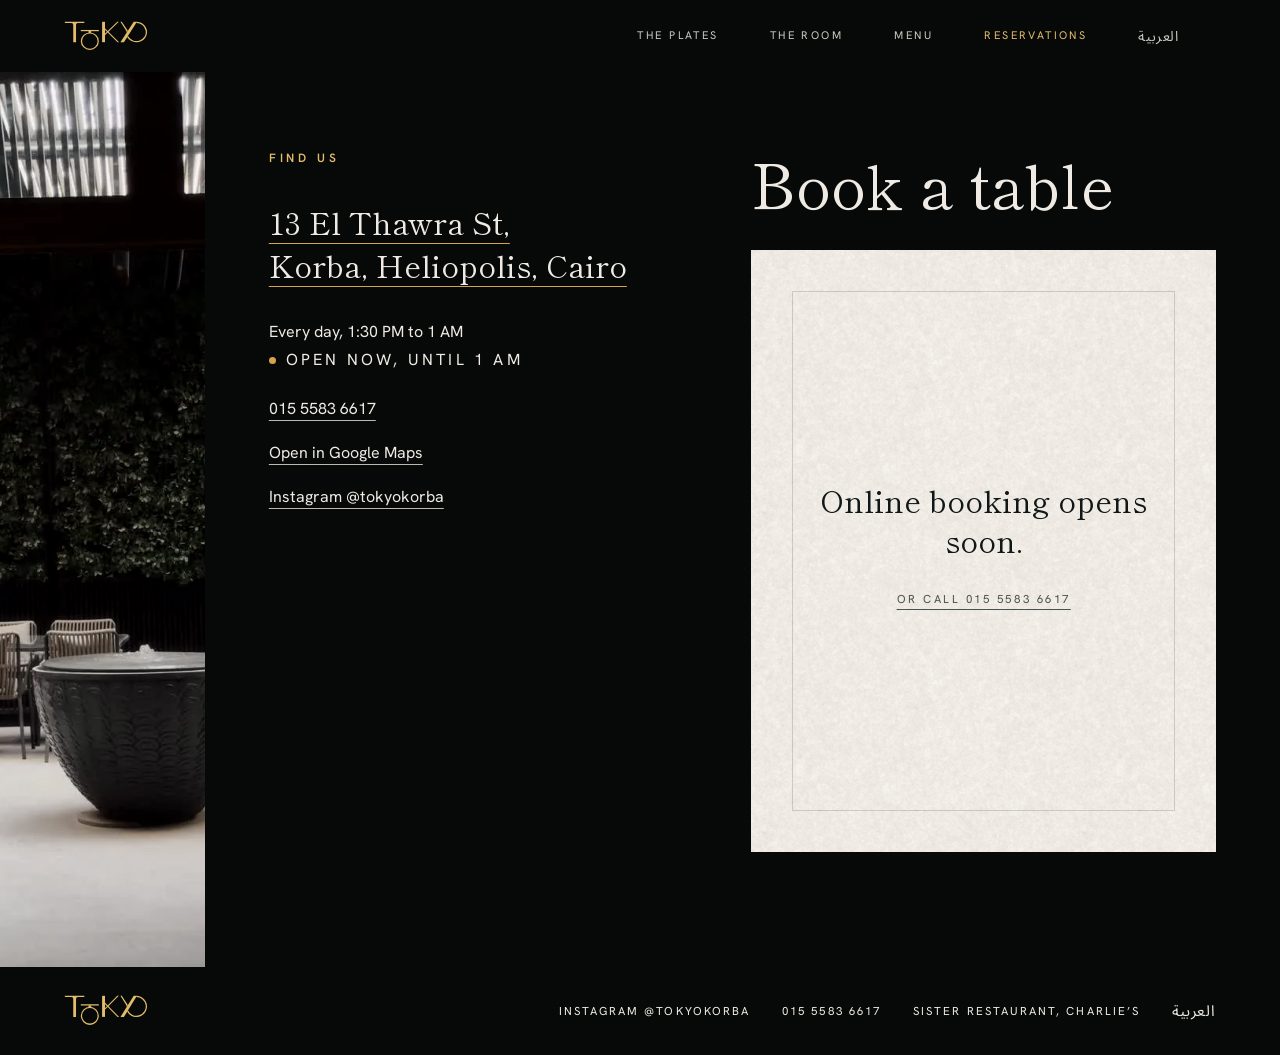
<file: reserve.html>
<!doctype html>
<html lang="en">
<head>
<meta charset="utf-8">
<meta name="viewport" content="width=device-width, initial-scale=1, minimum-scale=1">
<title>Reservations | Tokyo</title>
<meta name="description" content="Book a table at Tokyo, 13 El Thawra St, Korba, Heliopolis. Book online or call. Open every day, 1:30 PM to 1 AM.">
<meta name="theme-color" content="#070908">
<meta property="og:type" content="website">
<meta property="og:title" content="Reservations | Tokyo">
<meta property="og:description" content="Book a table at Tokyo, 13 El Thawra St, Korba, Heliopolis. Book online or call. Open every day, 1:30 PM to 1 AM.">
<meta property="og:image" content="https://ahmedfakhr1.github.io/tokyo-preview/img/og.jpg">
<link rel="icon" type="image/png" href="img/icon.png">
<link rel="apple-touch-icon" href="img/apple-touch-icon.png">
<link rel="preload" href="fonts/hanken-grotesk-605034.woff2" as="font" type="font/woff2" crossorigin>
<link rel="preload" href="fonts/shippori-mincho-aade70.woff2" as="font" type="font/woff2" crossorigin>
<link rel="preload" href="fonts/shippori-mincho-f158ff.woff2" as="font" type="font/woff2" crossorigin>
<link rel="preload" href="fonts/noto-sans-arabic-ar.woff2" as="font" type="font/woff2" crossorigin>
<style>html.fl body{opacity:0}body{transition:opacity .25s ease}</style>
<script>(function(){var d=document.documentElement;d.classList.add("js","fl");var done=false;function go(){if(done)return;done=true;d.classList.remove("fl")}document.addEventListener("DOMContentLoaded",function(){if(!document.fonts||!document.fonts.load)return go();Promise.all([document.fonts.load('300 1em "Hanken Grotesk"'),document.fonts.load('600 1em "Hanken Grotesk"'),document.fonts.load('400 1em "Shippori Mincho"')]).then(go,go)});setTimeout(go,1200)})()</script>
<link rel="stylesheet" href="fonts.css?v=16">
<link rel="stylesheet" href="site.css?v=16">
<script src="app.js?v=16" defer></script>
</head>
<body data-open="810" data-close="60">
<a class="skip" href="#main">Skip to content</a>

<header class="hdr hdr--static is-solid">
<a class="hdr__brand" href="index.html" aria-label="Tokyo, home"><img src="img/logo.svg" width="218" height="80" alt="Tokyo"></a>
<nav class="hdr__nav" aria-label="Main"><a href="index.html#plates">The plates</a><a href="index.html#room">The room</a><a href="menu.html">Menu</a><a href="#reservation" aria-current="page">Reservations</a><button class="ar js-ar" type="button" lang="ar" aria-label="Arabic version">العربية</button></nav>
<a class="hdr__book" href="#reservation">Book</a>
<button class="hdr__burger" type="button" aria-label="Open menu" aria-expanded="false" aria-controls="drawer"><i></i><i></i></button>
</header>
<div class="drawer" id="drawer" role="dialog" aria-label="Menu" inert>
<button class="drawer__x" type="button" aria-label="Close menu"></button>
<a href="index.html">Home</a><a href="index.html#plates">The plates</a><a href="index.html#room">The room</a><a href="menu.html">Menu</a><a href="#reservation" aria-current="page">Reservations</a>
<button class="ar js-ar" type="button" lang="ar" aria-label="Arabic version">العربية</button>
<div class="drawer__fine"><a href="https://www.instagram.com/tokyokorba/" target="_blank" rel="noopener">Instagram @tokyokorba</a><a href="tel:+201555836617">015 5583 6617</a></div>
</div>
<main id="main">
<div class="rpage">
<div class="rpage__strip"><img src="img/strip.webp" width="640" height="1136" alt="A doorway onto the courtyard, with a stone bowl and cane chairs against a wall of greenery"></div>
<section class="book" aria-label="Find us and book a table">
<div class="wrap book__in">
<div class="find rv">
<p class="label label--gold">Find us</p>
<a class="find__addr" href="https://www.google.com/maps/search/?api=1&query=Tokyo+Restaurant+13+El+Thawra+St+Korba+Heliopolis" target="_blank" rel="noopener">13 El Thawra St,<br>Korba, Heliopolis, Cairo</a>
<div class="find__lines">
<p>Every day, 1:30 PM to 1 AM</p>
<p class="status js-status" data-open-text="Open now, until 1 AM" data-closed-text="Closed now, opens at 1:30 PM"></p>
<a href="tel:+201555836617">015 5583 6617</a>
<a href="https://www.google.com/maps/search/?api=1&query=Tokyo+Restaurant+13+El+Thawra+St+Korba+Heliopolis" target="_blank" rel="noopener">Open in Google Maps</a>
<a href="https://www.instagram.com/tokyokorba/" target="_blank" rel="noopener">Instagram @tokyokorba</a>
</div>
</div>
<div class="bookcol" id="reservation">
<h1 class="title rv">Book a table</h1>
<div class="resv paper" data-resv>
<div class="resv__embed" data-resv-embed>
<!-- Reservation form: the form's embed snippet can be pasted here. -->
</div>
<div class="resv__soon">
<p class="resv__soon-t">Online booking opens soon.</p>
<a class="resv__call" href="tel:+201555836617">Or call 015 5583 6617</a>
</div>
</div>
<p class="resv__alt"><a href="tel:+201555836617">Call 015 5583 6617</a></p>
</div>
</div>
</section>

</div>
</main>
<footer class="ftr">
<div class="ftr__in">
<a class="ftr__brand" href="index.html" aria-label="Tokyo, home"><img src="img/logo.svg" width="218" height="80" alt="Tokyo" loading="lazy"></a>
<div class="ftr__m">
<a href="https://www.instagram.com/tokyokorba/" target="_blank" rel="noopener">Instagram @tokyokorba</a>
<a href="tel:+201555836617">015 5583 6617</a>
<a href="https://ahmedfakhr1.github.io/charlies-preview/" target="_blank" rel="noopener">Sister restaurant, Charlie&rsquo;s</a>
<button class="ar js-ar" type="button" lang="ar" aria-label="Arabic version">العربية</button>
</div>
</div>
</footer>
<div class="toast" role="status" aria-live="polite">Arabic version coming soon.</div>
</body>
</html>
</file>
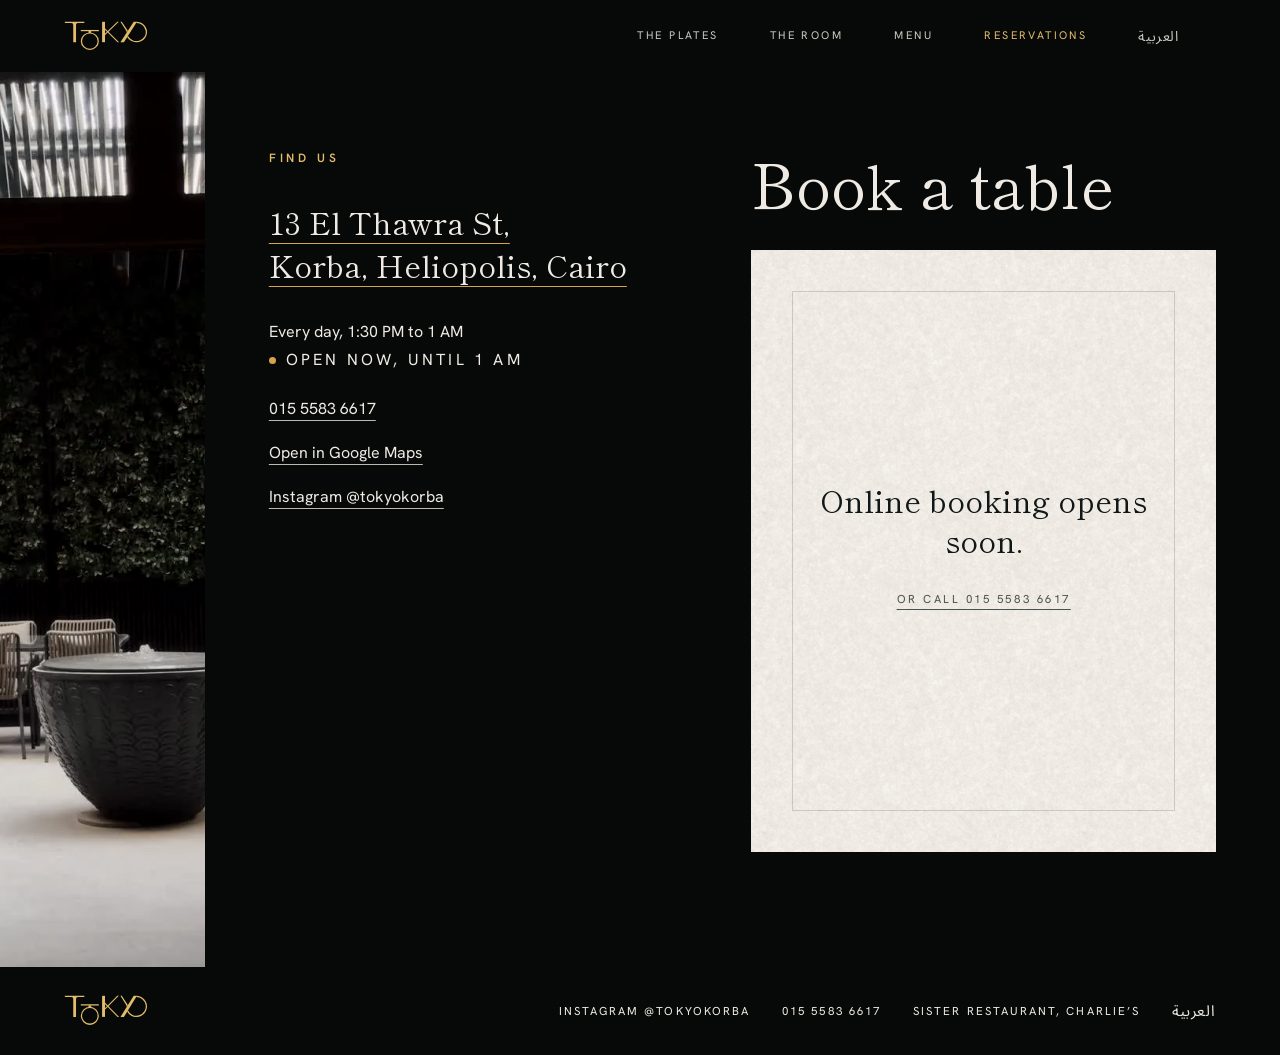
<file: visit.html>
<!doctype html>
<html lang="en">
<head>
<meta charset="utf-8">
<meta name="viewport" content="width=device-width, initial-scale=1, minimum-scale=1">
<title>Reservations | Tokyo</title>
<meta name="description" content="Book a table at Tokyo, Korba, Heliopolis.">
<meta name="theme-color" content="#070908">
<meta name="robots" content="noindex">
<meta http-equiv="refresh" content="0; url=reserve.html">
<link rel="icon" type="image/png" href="img/icon.png">
<link rel="apple-touch-icon" href="img/apple-touch-icon.png">
<link rel="canonical" href="reserve.html">
<link rel="preload" href="fonts/hanken-grotesk-605034.woff2" as="font" type="font/woff2" crossorigin>
<link rel="preload" href="fonts/shippori-mincho-aade70.woff2" as="font" type="font/woff2" crossorigin>
<link rel="preload" href="fonts/shippori-mincho-f158ff.woff2" as="font" type="font/woff2" crossorigin>
<link rel="preload" href="fonts/noto-sans-arabic-ar.woff2" as="font" type="font/woff2" crossorigin>
<style>body{margin:0;min-height:100vh;display:grid;place-items:center;background:#070908;color:#EFEBE4;font:400 14px/1.8 sans-serif;letter-spacing:.2em;text-transform:uppercase}a{color:#E2BC6C}</style>
<script>location.replace("reserve.html" + location.hash)</script>
</head>
<body>
<main><h1 style="font-size:14px;font-weight:400;margin:0"><a href="reserve.html">Go to reservations</a></h1></main>
</body>
</html>
</file>
<file: fonts.css>
@font-face {
  font-family: 'Hanken Grotesk';
  font-style: normal;
  font-weight: 300;
  font-display: block;
  src: url(fonts/hanken-grotesk-605034.woff2) format('woff2');
  unicode-range: U+0000-00FF, U+0131, U+0152-0153, U+02BB-02BC, U+02C6, U+02DA, U+02DC, U+0304, U+0308, U+0329, U+2000-206F, U+20AC, U+2122, U+2191, U+2193, U+2212, U+2215, U+FEFF, U+FFFD;
}
@font-face {
  font-family: 'Hanken Grotesk';
  font-style: normal;
  font-weight: 400;
  font-display: block;
  src: url(fonts/hanken-grotesk-605034.woff2) format('woff2');
  unicode-range: U+0000-00FF, U+0131, U+0152-0153, U+02BB-02BC, U+02C6, U+02DA, U+02DC, U+0304, U+0308, U+0329, U+2000-206F, U+20AC, U+2122, U+2191, U+2193, U+2212, U+2215, U+FEFF, U+FFFD;
}
@font-face {
  font-family: 'Hanken Grotesk';
  font-style: normal;
  font-weight: 600;
  font-display: block;
  src: url(fonts/hanken-grotesk-605034.woff2) format('woff2');
  unicode-range: U+0000-00FF, U+0131, U+0152-0153, U+02BB-02BC, U+02C6, U+02DA, U+02DC, U+0304, U+0308, U+0329, U+2000-206F, U+20AC, U+2122, U+2191, U+2193, U+2212, U+2215, U+FEFF, U+FFFD;
}
@font-face {
  font-family: 'Shippori Mincho';
  font-style: normal;
  font-weight: 400;
  font-display: block;
  src: url(fonts/shippori-mincho-aade70.woff2) format('woff2');
  unicode-range: U+0000-00FF, U+0131, U+0152-0153, U+02BB-02BC, U+02C6, U+02DA, U+02DC, U+0304, U+0308, U+0329, U+2000-206F, U+20AC, U+2122, U+2191, U+2193, U+2212, U+2215, U+FEFF, U+FFFD;
}
@font-face {
  font-family: 'Shippori Mincho';
  font-style: normal;
  font-weight: 500;
  font-display: block;
  src: url(fonts/shippori-mincho-f158ff.woff2) format('woff2');
  unicode-range: U+0000-00FF, U+0131, U+0152-0153, U+02BB-02BC, U+02C6, U+02DA, U+02DC, U+0304, U+0308, U+0329, U+2000-206F, U+20AC, U+2122, U+2191, U+2193, U+2212, U+2215, U+FEFF, U+FFFD;
}
@font-face {
  font-family: 'Noto Sans Arabic';
  font-style: normal;
  font-weight: 400;
  font-display: block;
  src: url(fonts/noto-sans-arabic-ar.woff2) format('woff2');
  unicode-range: U+0600-06FF;
}
</file>
<file: site.css>
/* Tokyo: night, gold, timber and rice paper. Hanken Grotesk in small tracked caps for labels, Shippori Mincho for names and titles. */
:root {
  --night: #070908;
  --timber: #0D1211;
  --panel: #151D1C;
  --gold: #D5A348;
  --gold-l: #E2BC6C;
  --gold-deep: #7A5818;
  --paper: #EFEBE4;
  --ink: #101716;
  --ink-2: #4A5250;
  --ember: #A9531A;
  --cream: #EFEBE4;
  --cream-2: #BDB9B0;
  --sans: 'Hanken Grotesk', 'Helvetica Neue', Arial, sans-serif;
  --serif: 'Shippori Mincho', 'Hiragino Mincho ProN', 'Yu Mincho', Georgia, serif;
  --hdr: 72px;
  --gut: clamp(20px, 5vw, 72px);
  --edge: max(var(--gut), calc((100vw - 1560px) / 2)); /* one left and right edge for every section, centred on very wide screens */
  --ease: cubic-bezier(.22, .61, .36, 1);
  --z-sticky: 20;
  --z-hdr: 50;
  --z-drawer: 60;
  --z-toast: 70;
}

*, *::before, *::after { box-sizing: border-box; }
html { -webkit-text-size-adjust: 100%; scroll-behavior: smooth; background: var(--night); }
body {
  margin: 0; min-width: 320px; background: var(--night); color: var(--cream);
  font: 400 16px/1.6 var(--sans); overflow-x: clip; -webkit-font-smoothing: antialiased;
}
img { display: block; max-width: 100%; height: auto; }
a { color: inherit; text-decoration: none; }
button { font: inherit; color: inherit; background: none; border: 0; padding: 0; cursor: pointer; }
h1, h2, h3, h4, p, ul, address { margin: 0; padding: 0; font-style: normal; }
ul { list-style: none; }
:focus-visible { outline: 2px solid currentColor; outline-offset: 5px; }
.sr { position: absolute; width: 1px; height: 1px; margin: -1px; padding: 0; overflow: hidden; clip: rect(0 0 0 0); white-space: nowrap; border: 0; }
.skip { position: absolute; left: 16px; top: -80px; z-index: 100; background: var(--gold); color: var(--night); padding: 12px 18px; font-weight: 600; letter-spacing: .1em; }
.skip:focus { top: 12px; }
html.fl body { opacity: 0; }
body { transition: opacity .25s ease; }
.wrap { width: calc(100% - 2 * var(--edge)); margin-inline: auto; }

/* ---------- shared type ---------- */
.label { font: 600 12px/1.5 var(--sans); letter-spacing: .32em; text-transform: uppercase; }
.label--gold { color: var(--gold-l); }
.title { font: 400 clamp(38px, 4.8vw, 72px)/1.1 var(--serif); letter-spacing: .005em; text-wrap: balance; }
.lede { font-size: 17px; line-height: 1.7; max-width: 30em; text-wrap: pretty; }
.paper { background: var(--paper) url(img/paper.webp) repeat; background-size: 320px 320px; color: var(--ink); }
.paper :focus-visible { outline-color: var(--ink); }
.link { display: inline-flex; align-items: center; min-height: 44px; font-size: 12.5px; font-weight: 600; letter-spacing: .24em; text-transform: uppercase; text-decoration: underline; text-decoration-thickness: 1px; text-underline-offset: 8px; text-decoration-color: currentColor; transition: color .3s var(--ease); }
.status { margin-top: 14px; font-size: 12px; letter-spacing: .2em; text-transform: uppercase; color: var(--cream-2); }
.status.is-open::before { content: ""; display: inline-block; width: 7px; height: 7px; margin-right: 10px; border-radius: 50%; background: var(--gold); vertical-align: 1px; }

/* ---------- header ---------- */
.hdr {
  position: fixed; inset: 0 0 auto 0; z-index: var(--z-hdr); height: var(--hdr);
  display: grid; grid-template-columns: auto 1fr auto auto; align-items: center; column-gap: 6px; padding-inline: var(--edge);
  background: transparent; transition: background-color .4s var(--ease);
}
.hdr.is-solid, .hdr--static, html:not(.js) .hdr { background: var(--night); }
.hdr__brand { grid-column: 1; visibility: hidden; opacity: 0; transition: opacity .4s var(--ease), visibility 0s .4s; padding: 8px 0; }
.hdr.is-solid .hdr__brand, .hdr--static .hdr__brand, html:not(.js) .hdr__brand { visibility: visible; opacity: 1; transition: opacity .4s var(--ease); }
.hdr__brand img { width: 84px; height: auto; }
.hdr__nav { grid-column: 2; justify-self: end; display: none; align-items: center; }
.hdr__nav a, .ar {
  display: inline-flex; align-items: center; min-height: 44px; padding: 0 clamp(14px, 2vw, 30px);
  font-size: 11px; font-weight: 400; letter-spacing: .22em; text-transform: uppercase; color: var(--cream); opacity: .85;
  transition: color .3s var(--ease), opacity .3s var(--ease);
}
.hdr__nav a[aria-current="page"] { opacity: 1; color: var(--gold-l); }
.ar { font-family: 'Hanken Grotesk', 'Noto Sans Arabic', sans-serif; letter-spacing: .04em; font-size: 14px; text-transform: none; }
.hdr__book {
  grid-column: 3; display: inline-flex; align-items: center; min-height: 48px; padding: 0 12px;
  font-size: 11px; font-weight: 600; letter-spacing: .24em; text-transform: uppercase; color: var(--gold-l);
}
.hdr__burger { grid-column: 4; width: 48px; height: 48px; margin-right: -12px; display: grid; place-content: center; gap: 7px; }
.hdr__burger i { display: block; width: 24px; height: 1px; background: var(--cream); }
@media (hover: hover) and (pointer: fine) {
  .hdr__nav a:hover, .ar:hover, .hdr__book:hover { color: var(--gold-l); opacity: 1; }
}
@media (min-width: 1024px) {
  .hdr__nav { display: flex; }
  .hdr__book, .hdr__burger { display: none; }
}

.drawer {
  position: fixed; inset: 0; z-index: var(--z-drawer); background: var(--night); display: flex; flex-direction: column; align-items: flex-start; justify-content: center;
  gap: 2px; padding: 80px var(--gut) 40px; visibility: hidden; opacity: 0; transition: opacity .4s var(--ease), visibility 0s .4s; overflow-y: auto;
}
.drawer.is-open { visibility: visible; opacity: 1; transition: opacity .4s var(--ease); }
.drawer a, .drawer .ar { min-height: 56px; padding: 0; display: flex; align-items: center; font: 400 clamp(30px, 8vw, 44px)/1.2 var(--serif); letter-spacing: 0; text-transform: none; opacity: 1; }
.drawer .ar { font: 400 22px/1.2 'Hanken Grotesk', 'Noto Sans Arabic', sans-serif; margin-top: 14px; color: var(--cream-2); }
.drawer__x { position: absolute; top: 12px; right: calc(var(--gut) - 12px); width: 48px; height: 48px; }
.drawer__x::before, .drawer__x::after { content: ""; position: absolute; left: 12px; top: 23px; width: 24px; height: 1px; background: var(--cream); transform: rotate(45deg); }
.drawer__x::after { transform: rotate(-45deg); }
.drawer__fine { margin-top: 30px; display: flex; flex-direction: column; align-items: flex-start; gap: 0; }
.drawer .drawer__fine a { min-height: 44px; font: 400 12px/1.4 var(--sans); letter-spacing: .2em; text-transform: uppercase; color: var(--cream-2); }

/* ---------- hero: a black column for the logo, the ice bowl bleeding off the right edge ---------- */
.hero { position: relative; height: 100vh; height: 100svh; min-height: 620px; max-height: 1300px; background: var(--night); overflow: hidden; isolation: isolate; display: grid; grid-template-columns: minmax(0, 42%) 1fr; }
.hero__frame { position: absolute; inset: 0; }
.hero__photo {
  position: absolute; top: -16%; right: -5vw; height: 124%; aspect-ratio: 1540 / 1600;
  -webkit-mask-image: linear-gradient(to bottom, #000 0, #000 68%, transparent 93%);
  mask-image: linear-gradient(to bottom, #000 0, #000 68%, transparent 93%);
  opacity: 0; animation: fadein 2.4s .1s var(--ease) forwards;
}
.hero__img { width: 100%; height: 100%; object-fit: cover; transform-origin: 52% 64%; animation: drift 22s ease-in-out infinite alternate; }
.hero__copy { position: relative; z-index: 2; grid-column: 1; align-self: center; padding: var(--hdr) 0 0 var(--edge); }
.hero__logo { width: clamp(240px, 27vw, 410px); opacity: 0; animation: rise 1.8s .5s var(--ease) forwards; }
.hero__logo img { width: 100%; height: auto; }
.hero__line { margin-top: clamp(22px, 2.6vw, 34px); font: 400 clamp(22px, 2.2vw, 32px)/1.4 var(--serif); letter-spacing: .01em; color: var(--cream); opacity: 0; animation: rise 1.8s .9s var(--ease) forwards; }
.hero__book { margin-top: clamp(14px, 2vw, 26px); color: var(--gold-l); opacity: 0; animation: rise 1.6s 1.3s var(--ease) forwards; }
@media (hover: hover) and (pointer: fine) { .hero__book:hover { color: var(--cream); } .paper .link:hover { color: var(--ember); } }
@keyframes fadein { to { opacity: 1; } }
@keyframes rise { from { opacity: 0; transform: translateY(12px); } to { opacity: 1; transform: none; } }
@keyframes drift { from { transform: scale(1); } to { transform: scale(1.045); } }
@media (max-width: 899.98px) {
  .hero { height: auto; min-height: 100svh; max-height: none; display: flex; flex-direction: column; }
  .hero__frame { position: relative; inset: auto; flex: none; height: 64svh; min-height: 360px; overflow: hidden;
    -webkit-mask-image: linear-gradient(to bottom, #000 0, #000 76%, transparent 100%); mask-image: linear-gradient(to bottom, #000 0, #000 76%, transparent 100%); }
  .hero__photo { top: -12%; right: auto; left: 50%; height: 132%; transform: translateX(-47%); -webkit-mask-image: none; mask-image: none; }
  .hero__copy { padding: 0 var(--gut) clamp(48px, 9svh, 80px); }
  .hero__logo { width: min(64%, 300px); }
}

/* ---------- the plates ---------- */
.plates { background: var(--timber); padding: clamp(88px, 11vw, 168px) 0 clamp(88px, 11vw, 160px); scroll-margin-top: 0; }
.plates__head { display: flex; align-items: flex-end; justify-content: space-between; gap: 24px; padding-inline: var(--edge); margin-bottom: clamp(32px, 4.4vw, 64px); }
.plates__head .lede { margin-top: 18px; color: var(--cream-2); }
.arrows { display: none; gap: 10px; }
.arrows.is-off { display: none !important; }
.arrow { width: 52px; height: 52px; border: 1px solid var(--cream-2); border-radius: 50%; display: grid; place-items: center; transition: border-color .3s var(--ease), opacity .3s var(--ease); }
.arrow::before { content: ""; width: 11px; height: 11px; border-top: 1px solid var(--cream); border-right: 1px solid var(--cream); transform: translateX(-2px) rotate(45deg); }
.arrow--prev::before { transform: translateX(2px) rotate(-135deg); }
.arrow[aria-disabled="true"] { opacity: .3; cursor: default; }
@media (hover: hover) and (pointer: fine) and (min-width: 900px) { .arrows { display: flex; } .arrow:not([aria-disabled="true"]):hover { border-color: var(--gold-l); } }
.plates__track {
  display: flex; gap: clamp(14px, 1.8vw, 28px); overflow-x: auto; scroll-snap-type: x mandatory; padding: 0 var(--edge); scroll-padding-inline: var(--edge);
  scrollbar-width: none; -webkit-overflow-scrolling: touch; overscroll-behavior-x: contain;
}
.plates__track::-webkit-scrollbar { display: none; }
.plate { flex: 0 0 clamp(250px, 28vw, 420px); scroll-snap-align: start; }
.plate__img { aspect-ratio: 0.74; overflow: hidden; background: var(--panel); }
.plate__img img { width: 100%; height: 100%; object-fit: cover; transition: transform 1.6s var(--ease); }
@media (hover: hover) and (pointer: fine) { .plate:hover .plate__img img { transform: scale(1.035); } }
.plate__n { margin-top: 22px; font: 400 clamp(24px, 2.2vw, 30px)/1.25 var(--serif); }
.plate__d { margin-top: 8px; max-width: 24em; font-size: 16px; line-height: 1.6; color: var(--cream-2); }

/* ---------- the room ---------- */
.room { position: relative; height: clamp(560px, 100svh, 1000px); overflow: hidden; background: var(--night); isolation: isolate; }
.room img { position: absolute; inset: 0; width: 100%; height: 100%; object-fit: cover; object-position: 50% 58%; }
.room__tint { position: absolute; inset: 0; z-index: 1; background: linear-gradient(to top, rgba(7, 9, 8, .78) 0, rgba(7, 9, 8, .12) 46%, rgba(7, 9, 8, .12) 100%); }
.room__cap { position: absolute; z-index: 2; left: var(--edge); right: var(--edge); bottom: clamp(36px, 6vw, 84px); max-width: 560px; }
.room__cap .title { font-size: clamp(30px, 3.4vw, 50px); line-height: 1.18; }
.room__cap .status { margin-top: 16px; color: var(--cream); }

/* ---------- menu index and three ways, on paper ---------- */
.sec-paper { padding: clamp(88px, 11vw, 170px) 0; }
.mindex { display: grid; grid-template-columns: minmax(0, 1fr) minmax(0, .78fr); gap: clamp(40px, 8vw, 140px); align-items: center; }
.mindex .label { color: var(--ink-2); margin-bottom: clamp(18px, 2.4vw, 32px); }
.mindex__list a { display: flex; align-items: center; min-height: 52px; padding: 2px 0; font: 400 clamp(34px, 4.7vw, 70px)/1.16 var(--serif); letter-spacing: .005em; transition: color .4s var(--ease), opacity .4s var(--ease); }
.mindex__list a:focus-visible { outline-offset: 0; }
.mindex__more { margin-top: clamp(20px, 2.6vw, 36px); color: var(--ink); }
.mindex__photo { position: relative; aspect-ratio: 4 / 5; overflow: hidden; background: var(--panel); }
.mindex__photo img { position: absolute; inset: 0; width: 100%; height: 100%; object-fit: cover; opacity: 0; transition: opacity .9s var(--ease); }
.mindex__photo img.is-on { opacity: 1; }
.mindex__list a.is-on { color: var(--gold-deep); }
@media (hover: hover) and (pointer: fine) {
  .mindex__list:hover a:not(.is-on), .mindex__list:focus-within a:not(.is-on) { opacity: .55; }
}
@media (hover: none) { .mindex__photo img:not(:first-child) { display: none; } .mindex__list a.is-on { color: inherit; } }
.ways { display: grid; grid-template-columns: repeat(3, minmax(0, 1fr)); gap: clamp(32px, 6vw, 100px); margin-top: clamp(88px, 11vw, 160px); }
.way:nth-of-type(2) { margin-top: 40px; }
.way:nth-of-type(3) { margin-top: 80px; }
.way h3 { font: 400 clamp(28px, 2.8vw, 40px)/1.2 var(--serif); margin-bottom: 14px; }
.way p { font-size: 16px; line-height: 1.65; color: var(--ink-2); max-width: 24em; }
.way .link { margin-top: 10px; color: var(--ink); }
@media (max-width: 899.98px) {
  .mindex { grid-template-columns: 1fr; gap: 32px; }
  .mindex__photo { order: -1; aspect-ratio: 4 / 3.2; }
  .ways { grid-template-columns: 1fr; gap: 40px; margin-top: 72px; }
  .way:nth-of-type(n) { margin-top: 0; }
}

/* ---------- find us + book a table ---------- */
.book { background: var(--night); padding: clamp(88px, 11vw, 168px) 0; }
.book__in { display: grid; grid-template-columns: minmax(0, .9fr) minmax(0, 1.1fr); gap: clamp(40px, 8vw, 130px); align-items: start; }
.find .label { margin-bottom: clamp(22px, 2.6vw, 34px); }
.find__addr { display: inline-block; font: 400 clamp(24px, 2.4vw, 32px)/1.4 var(--serif); text-decoration: underline; text-decoration-thickness: 1px; text-underline-offset: 8px; text-decoration-color: var(--gold); transition: color .3s var(--ease); }
.find__lines { margin-top: clamp(22px, 2.6vw, 34px); display: flex; flex-direction: column; align-items: flex-start; }
.find__lines p { font-size: 16px; line-height: 1.6; color: var(--cream); }
.find__lines .status { margin-top: 2px; margin-bottom: 14px; }
.find__lines a { display: inline-flex; align-items: center; min-height: 44px; font-size: 16px; color: var(--cream); text-decoration: underline; text-decoration-thickness: 1px; text-underline-offset: 6px; text-decoration-color: var(--cream-2); transition: color .3s var(--ease); }
@media (hover: hover) and (pointer: fine) { .find__addr:hover, .find__lines a:hover { color: var(--gold-l); } }
.bookcol { scroll-margin-top: 96px; }
.bookcol > .title { margin-bottom: clamp(22px, 2.6vw, 36px); }
.resv { padding: clamp(26px, 3.2vw, 52px); }
.resv__fallback .lede { color: var(--ink); max-width: 26em; }
.resv__btns { display: flex; flex-wrap: wrap; gap: 12px; margin-top: 28px; }
.btn {
  display: inline-flex; align-items: center; justify-content: center; min-height: 54px; min-width: 180px; padding: 0 28px 0 calc(28px + .24em);
  font-size: 12.5px; font-weight: 600; letter-spacing: .24em; text-transform: uppercase; border: 1px solid var(--ink); color: var(--ink);
  transition: background-color .3s var(--ease), color .3s var(--ease), border-color .3s var(--ease);
}
.btn--solid { background: var(--ink); color: var(--paper); }
.btn:active { transform: scale(.98); }
@media (hover: hover) and (pointer: fine) {
  .btn:hover { background: var(--ink); color: var(--paper); }
  .btn--solid:hover { background: var(--ember); border-color: var(--ember); color: var(--paper); }
}
.resv__embed { display: none; }
.resv.has-form { padding: 0; overflow: hidden; }
.resv.has-form .resv__embed { display: block; }
.resv.has-form .resv__fallback { display: none; }
.resv__frame { display: block; width: 100%; min-height: 780px; height: 780px; border: 0; background: transparent; }
.resv__embed > :not(iframe) { max-width: 100%; }
.resv__alt { display: none; padding: 6px 20px 18px; font-size: 11.5px; letter-spacing: .2em; text-transform: uppercase; color: var(--ink-2); }
.resv.has-form .resv__alt { display: block; }
.resv__alt a { display: inline-flex; align-items: center; min-height: 44px; padding: 0 16px 0 0; text-decoration: underline; text-underline-offset: 5px; color: var(--ink); }
@media (max-width: 899.98px) {
  .book__in { grid-template-columns: 1fr; gap: 56px; }
  .resv__frame { min-height: 840px; height: 840px; }
  .btn { width: 100%; max-width: 360px; }
}

/* ---------- footer: one slim row ---------- */
.ftr { background: var(--timber); padding: 22px 0; }
.ftr__in { width: calc(100% - 2 * var(--edge)); margin-inline: auto; display: flex; flex-wrap: wrap; align-items: center; justify-content: space-between; gap: 6px 36px; font-size: 11.5px; letter-spacing: .18em; text-transform: uppercase; color: var(--cream-2); }
.ftr__brand { display: inline-flex; align-items: center; min-height: 48px; }
.ftr__brand img { width: 84px; height: auto; }
.ftr__m { display: flex; flex-wrap: wrap; align-items: center; gap: 0 32px; }
.ftr a, .ftr .ar { display: inline-flex; align-items: center; min-height: 44px; color: var(--cream); opacity: 1; padding: 0; }
.ftr .ar { font-size: 15px; min-width: 44px; }
@media (hover: hover) and (pointer: fine) { .ftr a:hover, .ftr .ar:hover { color: var(--gold-l); } }
@media (max-width: 899.98px) {
  .ftr { padding: 32px 0 36px; }
  .ftr__in { flex-direction: column; align-items: flex-start; gap: 6px; }
  .ftr__m { flex-direction: column; align-items: flex-start; gap: 0; }
}

/* ---------- menu page ---------- */
.mtitle { background: var(--night); padding: calc(var(--hdr) + clamp(40px, 7vw, 100px)) 0 clamp(40px, 5vw, 76px); }
.mtitle__in { display: flex; align-items: flex-end; justify-content: space-between; gap: 16px 24px; }
.mtitle h1 { font: 400 clamp(54px, 11vw, 168px)/.95 var(--serif); letter-spacing: -.005em; }
.mtitle__mark { width: clamp(84px, 14vw, 220px); max-width: 38%; height: auto; margin-bottom: clamp(6px, 1vw, 16px); }
.mbody { padding: clamp(56px, 7vw, 104px) 0 clamp(88px, 10vw, 150px); }
.mbody__in { display: grid; grid-template-columns: 210px minmax(0, 1fr); gap: clamp(40px, 7vw, 112px); align-items: start; }
.mnav { position: sticky; top: calc(var(--hdr) + 28px); display: flex; flex-direction: column; align-self: start; }
.mnav a { display: flex; align-items: center; min-height: 46px; font-size: 12px; letter-spacing: .24em; text-transform: uppercase; color: var(--ink-2); transition: color .3s var(--ease); }
.mnav a[aria-current="true"] { color: var(--ink); font-weight: 600; }
@media (hover: hover) and (pointer: fine) { .mnav a:hover { color: var(--ember); } .mnav a[aria-current="true"]:hover { color: var(--ink); } }
.mnote { font-size: 12px; letter-spacing: .18em; text-transform: uppercase; color: var(--ink-2); line-height: 1.9; margin-bottom: clamp(36px, 5vw, 64px); }
.msec { scroll-margin-top: calc(var(--hdr) + 24px); }
.msec + .msec { margin-top: clamp(72px, 9vw, 128px); }
.msec h2 { font: 400 clamp(42px, 5.2vw, 76px)/1.08 var(--serif); margin-bottom: clamp(28px, 4vw, 52px); }
.mgroup + .mgroup { margin-top: clamp(40px, 5vw, 64px); }
.mgroup__t { font: 400 clamp(22px, 2.2vw, 28px)/1.4 var(--serif); color: var(--gold-deep); margin-bottom: clamp(20px, 2.6vw, 30px); }
.msec__n { font-size: 12px; letter-spacing: .16em; text-transform: uppercase; color: var(--ink-2); margin: -16px 0 clamp(20px, 2.6vw, 32px); }
.mlist { columns: 2; column-gap: clamp(36px, 5vw, 72px); }
.mi { break-inside: avoid; padding: 0 0 clamp(22px, 2.4vw, 30px); font-size: 16px; display: grid; grid-template-columns: minmax(0, 1fr) auto; column-gap: 20px; align-items: start; }
.mi__n { grid-column: 1; grid-row: 1; font: 400 clamp(20px, 1.7vw, 23px)/1.3 var(--serif); }
.mi__p { grid-column: 2; grid-row: 1 / span 2; font-size: .95em; font-weight: 400; letter-spacing: .08em; font-variant-numeric: tabular-nums; line-height: 1.5; padding-top: .2em; }
.mi__p--two { display: flex; gap: 18px; }
.mi__p--two span { display: flex; flex-direction: column; align-items: flex-end; line-height: 1.35; }
.mi__p--two small { font-size: .66em; letter-spacing: .16em; text-transform: uppercase; color: var(--ink-2); }
.mi__d { grid-column: 1; grid-row: 2; display: block; margin-top: 4px; max-width: 34em; color: var(--ink-2); font-size: .95em; line-height: 1.55; }
.mcta { margin-top: clamp(56px, 7vw, 96px); display: flex; flex-wrap: wrap; gap: 12px; }
@media (max-width: 1099.98px) { .mlist { columns: 1; } }
@media (max-width: 899.98px) {
  .mbody__in { display: block; }
  .mnav {
    position: sticky; top: var(--hdr); z-index: var(--z-sticky); flex-direction: row; gap: 4px; overflow-x: auto; scrollbar-width: none; margin: 0 calc(-1 * var(--gut)) 36px; padding: 0 var(--gut);
    background: var(--paper) url(img/paper.webp) repeat; background-size: 320px 320px;
  }
  .mnav::-webkit-scrollbar { display: none; }
  .mnav a { flex: none; padding: 0 14px 0 0; min-height: 52px; }
  .msec { scroll-margin-top: calc(var(--hdr) + 64px); }
}

/* ---------- reservations page ---------- */
.rpage { display: grid; grid-template-columns: clamp(140px, 16vw, 260px) minmax(0, 1fr); min-height: 100svh; padding-top: var(--hdr); background: var(--night); }
.rpage__strip { position: relative; background: var(--panel); }
.rpage__strip img { position: absolute; inset: 0; width: 100%; height: 100%; object-fit: cover; object-position: 36% 50%; }
.rpage .book { display: flex; align-items: center; padding: clamp(48px, 6vw, 96px) 0 clamp(72px, 9vw, 130px); }
@media (max-width: 899.98px) {
  .rpage { display: block; }
  .rpage__strip { display: none; }
  .rpage .book { padding-top: 56px; display: block; }
  .rpage .book__in { display: flex; flex-direction: column; }
  .rpage .bookcol { order: -1; }
}

/* ---------- toast ---------- */
.toast {
  position: fixed; left: 50%; bottom: 28px; z-index: var(--z-toast); transform: translate(-50%, 16px); opacity: 0; pointer-events: none;
  background: var(--cream); color: var(--ink); padding: 14px 24px; font-size: 12.5px; font-weight: 600; letter-spacing: .14em; text-transform: uppercase; white-space: nowrap;
  transition: opacity .35s var(--ease), transform .35s var(--ease);
}
.toast.is-on { opacity: 1; transform: translate(-50%, 0); }
@media (max-width: 420px) { .toast { white-space: normal; text-align: center; width: calc(100% - 40px); } }

/* ---------- reveal (text blocks only, never inside the scroller or the photo frames) ---------- */
html.js .rv { opacity: 0; transform: translateY(18px); transition: opacity 1s var(--ease), transform 1s var(--ease); transition-delay: var(--d, 0s); }
html.js .rv.in { opacity: 1; transform: none; }

/* ---------- reduced motion ---------- */
@media (prefers-reduced-motion: reduce) {
  html { scroll-behavior: auto; }
  *, *::before, *::after { animation-duration: .001ms !important; animation-delay: 0s !important; animation-iteration-count: 1 !important; transition-duration: .001ms !important; transition-delay: 0s !important; scroll-behavior: auto !important; }
  .hero__photo, .hero__logo, .hero__line, .hero__book { opacity: 1; }
  html.js .rv { opacity: 1; transform: none; }
}

/* ---------- booking space ---------- */
.resv__soon { min-height: clamp(380px, 46vw, 520px); display: flex; flex-direction: column; align-items: center; justify-content: center; text-align: center; gap: 18px; border: 1px solid rgba(16, 23, 22, .16); padding: 32px 20px; }
.resv__soon-t { font: 400 clamp(24px, 2.4vw, 32px)/1.3 var(--serif); color: var(--ink); }
.resv__call { display: inline-flex; align-items: center; min-height: 44px; font-size: 11.5px; letter-spacing: .22em; text-transform: uppercase; color: var(--ink-2); text-decoration: underline; text-underline-offset: 6px; }
.resv.has-form .resv__soon { display: none; }
.resv__alt { display: none; }
.resv.has-form + .resv__alt { display: block; padding: 10px 0 0; color: var(--cream-2); }
.resv.has-form + .resv__alt a { color: var(--cream); }

/* ---------- motion ---------- */
.plates__progress { margin: clamp(26px, 3vw, 44px) var(--edge) 0; height: 1px; background: rgba(239, 235, 228, .16); overflow: hidden; }
.plates__progress i { display: block; height: 100%; width: 100%; background: var(--gold-l); transform-origin: 0 50%; transform: scaleX(var(--p, .25)); }
html.js .plates:not(.is-in) .plate { opacity: 0; transform: translateX(72px); }
html.js .plates .plate { transition: opacity 1.2s var(--ease), transform 1.4s var(--ease); transition-delay: calc(var(--i, 0) * 140ms); }
.plates__track.is-drag { cursor: grabbing; scroll-snap-type: none; scroll-behavior: auto; user-select: none; }
@media (hover: hover) and (pointer: fine) { .plates__track { cursor: grab; } }
html.js .mindex__photo, html.js .room img { opacity: 0; transition: opacity 1.6s var(--ease); }
html.js .mindex__photo.in, html.js .room.in img { opacity: 1; }
@media (hover: hover) and (pointer: fine) { .room img { top: -6%; height: 112%; will-change: transform; } }
.mindex__list a.is-on { color: var(--ember); }
.mnav__mark { position: absolute; left: -18px; top: 0; width: 1px; height: 22px; background: var(--ember); transform: translateY(var(--y, 12px)); transition: transform .6s var(--ease), width .6s var(--ease); pointer-events: none; }
@media (max-width: 899.98px) { .mnav__mark { left: 0; top: auto; bottom: 8px; height: 1px; width: var(--w, 40px); transform: translateX(var(--x, 0)); } }
@media (prefers-reduced-motion: reduce) {
  html.js .plates:not(.is-in) .plate { opacity: 1; transform: none; }
  html.js .mindex__photo, html.js .room img { opacity: 1; }
}
.room { scroll-margin-top: var(--hdr); }

/* ---------- one continuous dark, soft texture ---------- */
.way:nth-of-type(n) { margin-top: 0; }
.hero, .plates, .room, .book, .ftr, .mtitle, .rpage { position: relative; }
.plates { background: linear-gradient(to bottom, var(--night) 0, var(--timber) clamp(160px, 22vw, 320px), var(--timber) calc(100% - clamp(160px, 22vw, 320px)), var(--night) 100%); }
.ftr { background: var(--night); }
.hero::after, .plates::after, .book::after, .ftr::after, .mtitle::after, .rpage::after {
  content: ""; position: absolute; inset: 0; z-index: 0; pointer-events: none; background: url(img/grain.webp) repeat; background-size: 80px 80px; opacity: .32; mix-blend-mode: overlay;
}
.plates > *, .book > *, .ftr > *, .mtitle > *, .rpage > * { position: relative; z-index: 1; }
.room__tint { background: linear-gradient(to bottom, var(--night) 0, rgba(7, 9, 8, .1) 22%, rgba(7, 9, 8, .1) 70%, rgba(7, 9, 8, .55) 100%); }
.sec-paper { position: relative; }
.sec-paper::after { content: ""; position: absolute; left: 0; right: 0; bottom: 0; height: clamp(90px, 12vw, 180px); pointer-events: none; background: linear-gradient(to bottom, rgba(7, 9, 8, 0), rgba(7, 9, 8, .22)); }

/* ---------- one tone for the photos, more air ---------- */
main img { filter: saturate(.86) contrast(1.04) sepia(.06); }
.hero__img { filter: none; }
.ways { margin-top: clamp(120px, 14vw, 210px); padding-bottom: clamp(24px, 4vw, 60px); }
.way h3 { font-size: clamp(34px, 3.6vw, 54px); margin-bottom: 18px; }
.way .link { margin-top: 18px; }

/* the plates entrance: short, and gone the moment the strip is touched */
html.js .plates:not(.is-in) .plate { transform: translateX(28px); }
html.js .plates .plate { transition: opacity .9s var(--ease), transform .9s var(--ease); transition-delay: calc(var(--i, 0) * 70ms); }
html.js .plates.is-calm .plate { transition: none; opacity: 1; transform: none; }

/* ---------- menu index: arrows on the photograph step through the sections ---------- */
@media (hover: none) { .mindex__photo img:not(:first-child) { display: block; } .mindex__list a.is-on { color: var(--ember); } }
.mindex__arrow { position: absolute; top: 50%; z-index: 2; width: 48px; height: 48px; margin-top: -24px; display: grid; place-items: center; padding: 0; border: 1px solid rgba(255, 255, 255, .34); border-radius: 50%; background: rgba(10, 10, 10, .34); color: #fff; cursor: pointer; -webkit-backdrop-filter: blur(6px); backdrop-filter: blur(6px); transition: background .4s var(--ease), border-color .4s var(--ease), transform .4s var(--ease); -webkit-tap-highlight-color: transparent; }
.mindex__arrow--prev { left: 14px; }
.mindex__arrow--next { right: 14px; }
.mindex__arrow:hover { background: rgba(10, 10, 10, .6); border-color: rgba(255, 255, 255, .7); }
.mindex__arrow:active { transform: scale(.94); }
.mindex__arrow:focus-visible { outline: 2px solid #fff; outline-offset: 3px; }
html:not(.js) .mindex__arrow { display: none; }

/* ---------- top bar: clear at the top, dark glass on the way back up ---------- */
html.js .hdr, html.js .hdr.is-solid, html.js .hdr--static { background: transparent; transition: transform .6s var(--ease), background-color .5s var(--ease); }
html.js .hdr.is-glass { background: rgba(8, 8, 8, .62); -webkit-backdrop-filter: blur(16px) saturate(1.2); backdrop-filter: blur(16px) saturate(1.2); }
html.js .hdr.is-away { transform: translateY(-102%); }
@media (prefers-reduced-motion: reduce) { html.js .hdr { transition: none; } }

/* ---------- contact card: double hairline frame, one row per action ---------- */
.cc { --line: rgba(214, 178, 110, .38); --hi: var(--gold-l); position: relative; width: min(100%, 440px); padding: 5px; border: 1px solid var(--line); text-align: left; }
.cc__in { border: 1px solid var(--line); padding: clamp(22px, 3vw, 30px) clamp(20px, 3vw, 30px) 8px; }
.cc__meta { font: 400 15px/1.7 var(--sans, inherit); color: var(--cream); margin: 0; }
.cc__meta + .cc__meta { margin-top: 2px; }
.cc .js-status, .cc .status { display: block; margin: 6px 0 0; font: 500 11px/1.8 var(--sans, inherit); letter-spacing: .22em; text-transform: uppercase; color: var(--hi); }
.cc__rows { margin-top: 18px; }
.cc__row { display: flex; align-items: center; gap: 14px; min-height: 56px; border-top: 1px solid var(--line); font: 400 16px/1.3 var(--sans, inherit); color: var(--cream); text-decoration: none; }
.cc__ic { display: grid; place-items: center; width: 22px; color: var(--hi); flex: none; }
.cc__t { flex: 1; }
.cc__arr { flex: none; color: var(--hi); transition: transform .5s var(--ease); }
.cc__row:focus-visible { outline: 1px solid var(--hi); outline-offset: 2px; }
@media (hover: hover) and (pointer: fine) { .cc__row:hover .cc__arr { transform: translateX(5px); } .cc__row:hover .cc__t { color: var(--hi); } }
.find .cc { margin-top: clamp(4px, 1vw, 10px); }

/* ---------- plates: press a photo to open it full screen ---------- */
.plate__img { cursor: zoom-in; }
.plate__img img { transition: transform .9s var(--ease), filter .5s var(--ease); }
.plate__img.is-press img { transform: scale(.965); filter: brightness(.86); transition-duration: .42s; }
.pv { position: fixed; inset: 0; z-index: 200; display: grid; grid-template-columns: 64px minmax(0, 1fr) 64px; align-items: center; background: rgba(6, 6, 6, .9); -webkit-backdrop-filter: blur(6px); backdrop-filter: blur(6px); opacity: 0; transition: opacity .5s var(--ease); }
.pv[hidden] { display: none; }
.pv.is-on { opacity: 1; }
.pv__fig { grid-column: 2; margin: 0; display: flex; flex-direction: column; align-items: center; gap: 18px; }
.pv__img { max-width: 100%; max-height: calc(100svh - 150px); width: auto; height: auto; object-fit: contain; transform: scale(.96); transition: transform .7s var(--ease), opacity .35s var(--ease); }
.pv.is-on .pv__img { transform: none; }
.pv__img.is-swap { opacity: 0; }
.pv__cap { font: 400 clamp(20px, 2vw, 28px)/1.2 var(--serif); color: var(--cream); text-align: center; }
.pv__x, .pv__nav { display: grid; place-items: center; width: 48px; height: 48px; color: var(--cream); background: none; border: 0; cursor: pointer; opacity: .8; transition: opacity .3s var(--ease); }
.pv__x { position: absolute; top: 14px; right: 14px; }
.pv__nav--p { grid-column: 1; justify-self: center; } .pv__nav--n { grid-column: 3; justify-self: center; }
@media (hover: hover) { .pv__x:hover, .pv__nav:hover { opacity: 1; } }
.pv button:focus-visible { outline: 1px solid var(--gold-l); outline-offset: 2px; }
@media (max-width: 700px) { .pv { grid-template-columns: 0 minmax(0, 1fr) 0; padding: 0 12px; } .pv__nav, .pv__nav--p, .pv__nav--n { position: absolute; bottom: 22px; grid-column: auto; } .pv__nav--p { left: calc(50% - 64px); } .pv__nav--n { left: calc(50% + 16px); } .pv__img { max-height: calc(100svh - 210px); } }
@media (prefers-reduced-motion: reduce) { .pv, .pv__img, .plate__img img { transition: none; } }
html.pv-open { overflow: hidden; }

/* three ways: centred in their columns, a little closer to the menu */
.way { text-align: center; display: flex; flex-direction: column; align-items: center; }
.way p { margin-inline: auto; }
.ways { margin-top: clamp(80px, 9vw, 140px); }

/* ---------- light glass over paper ---------- */
.hdr__nav a, .ar, .hdr__book, .hdr__burger i, .hdr__brand img { transition: color .45s var(--ease), background-color .45s var(--ease), filter .45s var(--ease), opacity .45s var(--ease); }
html.js .hdr.is-glass.on-light { background: rgba(239, 235, 228, .72); }
.hdr.is-glass.on-light .hdr__nav a, .hdr.is-glass.on-light .ar, .hdr.is-glass.on-light .hdr__book { color: #16130f; opacity: 1; }
.hdr.is-glass.on-light .hdr__burger i { background: #16130f; }
.hdr.is-glass.on-light .hdr__brand img { filter: brightness(.62) saturate(1.3); }

/* ---------- menu photo arrows: off the photo, two fine chevrons under it ---------- */
.mindex__photo { overflow: visible; margin-bottom: 52px; }
.mindex__photo img { clip-path: inset(0); }
.mindex__arrow { top: auto; bottom: -50px; margin-top: 0; width: 44px; height: 44px; border: 0; border-radius: 0; background: none; color: var(--ink); -webkit-backdrop-filter: none; backdrop-filter: none; opacity: .62; }
.mindex__arrow svg { width: 20px; height: 20px; }
.mindex__arrow--prev { left: auto; right: 40px; }
.mindex__arrow--next { right: -8px; }
.mindex__arrow:hover { background: none; opacity: 1; }
.mindex__arrow:focus-visible { outline: 1px solid var(--ink); outline-offset: 0; }

/* ---------- three ways: calmer proportions, same rhythm in each ---------- */
.way h3 { font-size: clamp(30px, 2.6vw, 40px); margin-bottom: 12px; }
.way p { font-size: 15.5px; }
.way .link, .way__apps { margin-top: 14px; }
.way .link { font-size: 11.5px; letter-spacing: .26em; font-weight: 500; text-underline-offset: 7px; }
.way__apps { display: flex; align-items: center; justify-content: center; gap: 18px; }
.way__apps .link { margin-top: 0; }
.way__apps .is-plain { text-decoration: none; }
.way__dot { width: 3px; height: 3px; border-radius: 50%; background: currentColor; opacity: .45; }
@media (max-width: 760px) {
  .ways { gap: 0; }
  .way { padding: 34px 0; }
  .way + .way { border-top: 1px solid rgba(20, 17, 13, .12); }
  .way h3 { font-size: 32px; margin-bottom: 8px; }
  .way p { max-width: 22em; }
}

/* top bar: fully clear at all times (Ahmed); text colour still follows the section */
html.js .hdr.is-glass, html.js .hdr.is-glass.on-light { background: transparent; -webkit-backdrop-filter: none; backdrop-filter: none; }
</file>
